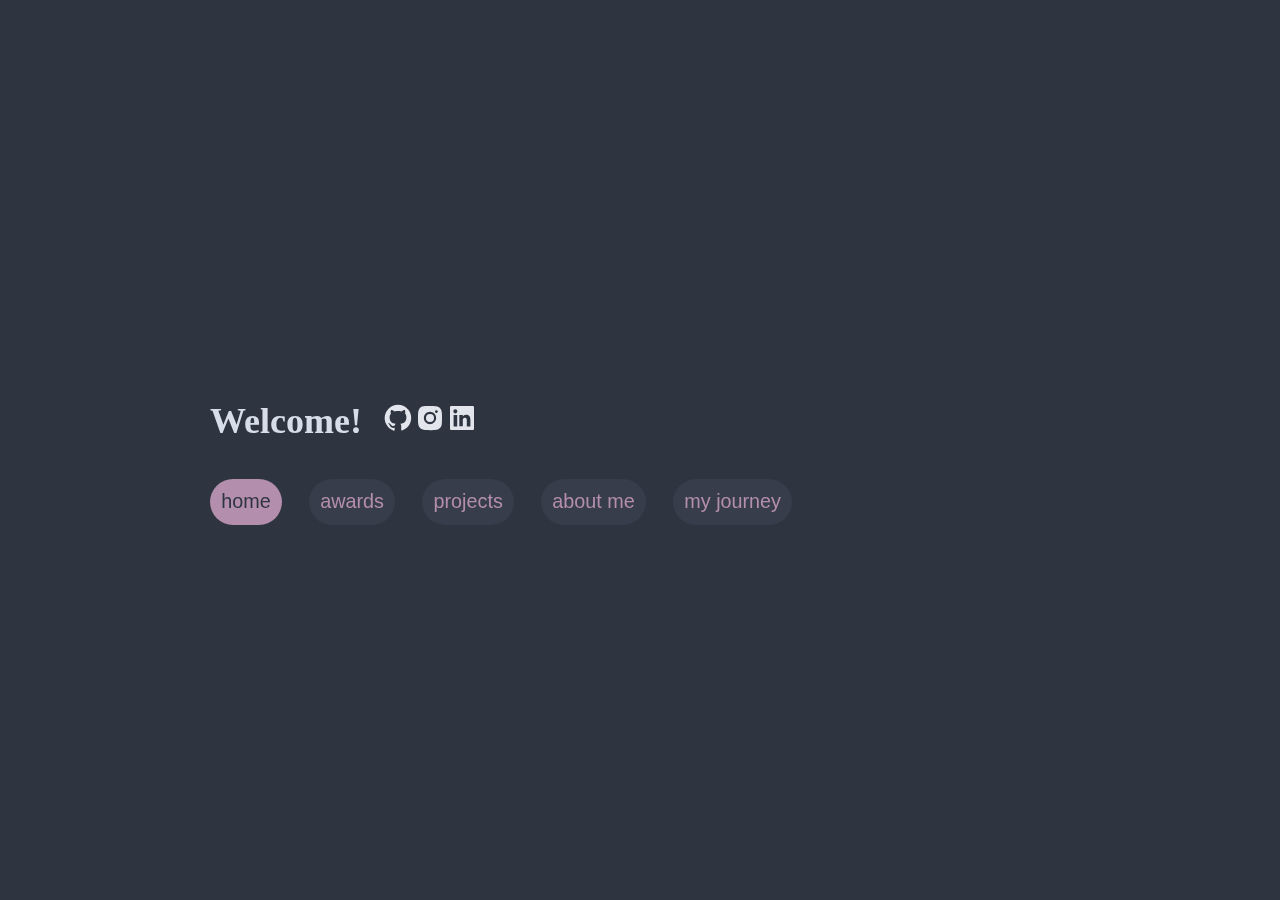
<file: index.html>
<!DOCTYPE html>
<html lang="en">
  <head>
    <meta charset="UTF-8">
    <meta name="viewport" content="width=device-width, intitial-scale=1.0">
    <meta http-equiv="X-UA-Compatible">
    <script src="https://identity.netlify.com/v1/netlify-identity-widget.js"></script>
    <title>Home</title>
    <link rel="stylesheet" type="text/css" href="css/main.css">
  </head>

  <body>
    <div class="main-wrapper">
      <div class="parallax-wrapper-back">
        <div class="full darker"></div>
      </div>
      
      <div class="parallax-wrapper-front">
        <div class="full"></div>
        <div id="about" class="full dark">
          <div class="content">
            <h1>About me</h1>
            <h3>My personality</h3>
            <p>
              I am friendly, thoughtful and pensive. I enjoy spending time alone, be it exercising, coding or doing homework.
              I enjoy solving logical problems and can spend a lot of time on them. I am someone who has a positive outlook on life.
            </p>
            <h3>My skills</h3>
            <ul>
              <li>HTML & CSS</li>
              <li>Python</li>
              <li>NodeJS</li>
              <li>Mathematics</li>
            </ul>
            <h3>My hobbies</h3>
            <ul>
              <li>Coding</li>
              <li>Exercising</li>
              <li>Photography</li>
            </ul>
          </div>
        </div>
        <!-- <div class="ten dark"></div> -->
      </div>

      <div class="content-wrapper">
        <div class="full content">
          <div class="title">
            <h1>Welcome!</h1>
            <a href="https://github.com/xa1303?tab=repositories" target="_blank"><img src="icons/github.svg" alt="github"></a>
            <a href="https://instagram.com/xa1303" target="_blank"><img src="icons/ig.svg" alt="instagram"></a>
            <a href="https://www.linkedin.com/in/xave" target="_blank"><img src="icons/linkedin.svg" alt="linkedin"></a>
          </div>
          <div class="link">
            <button class="here"><a href="index">home</a></button>
            <button><a href="awards">awards</a></button>
            <button><a href="projects">projects</a></button>
            <button><a href="index#about">about me</a></button>
            <button><a href="journey">my journey</a></button>
          </div>
        </div>
      </div>

    </div>
    <script>
      if (window.netlifyIdentity) {
        window.netlifyIdentity.on("init", user => {
          if (!user) {
            window.netlifyIdentity.on("login", () => {
              document.location.href = "/admin/";
            });
          }
        });
      }
    </script>
  </body>
</html>
</file>
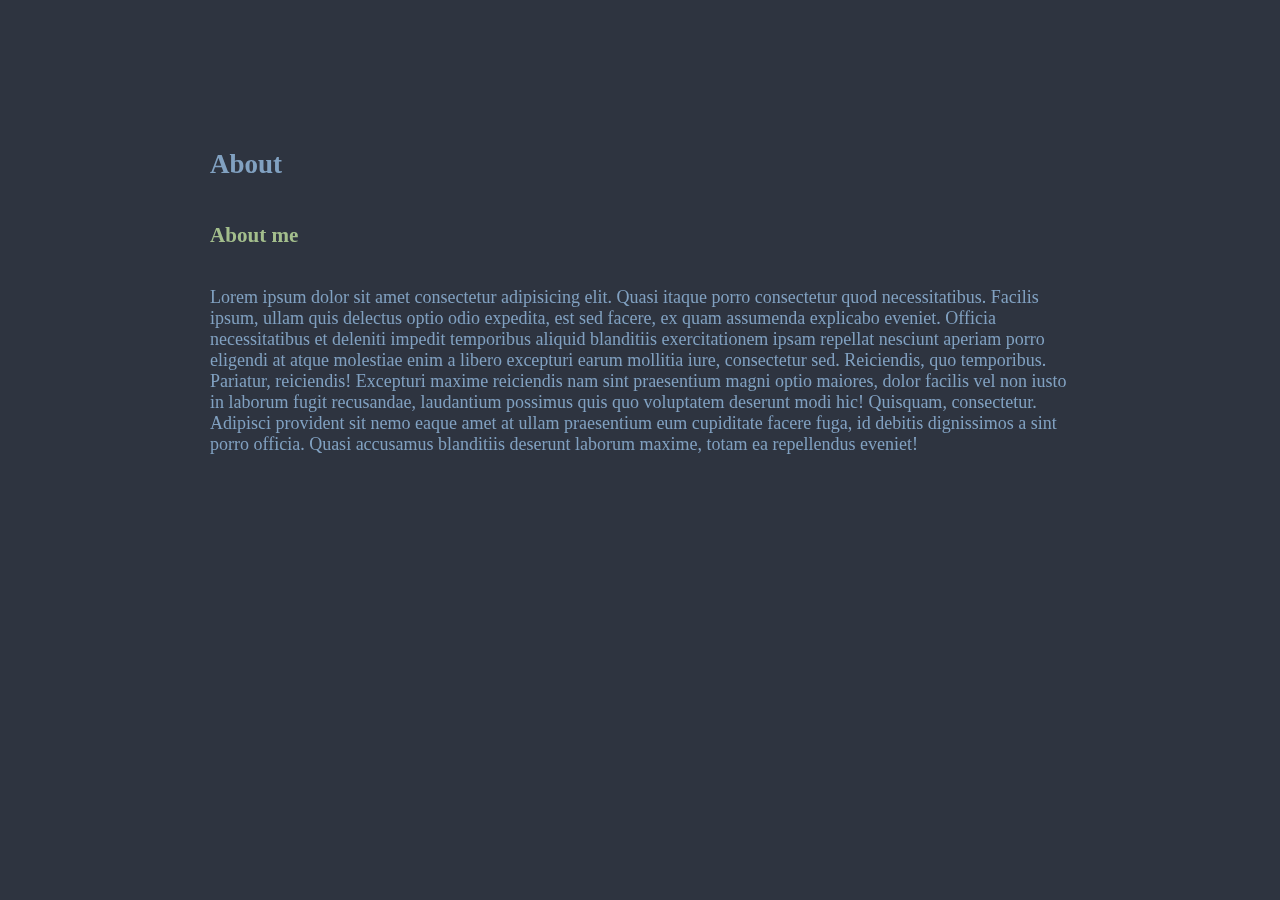
<file: about.html>
<!DOCTYPE html>
<html lang="en">
  <head>
    <meta charset="UTF-8">
    <meta name="viewport" content="width=device-width, intitial-scale=1.0">
    <meta http-equiv="X-UA-Compatible">
    <title>About</title>
    <link rel="stylesheet" type="text/css" href="css/main.css">
  </head>

  <body>
    <div class="main-wrapper">
      <div class="parallax-wrapper-back">
        <div class="full darker">
          <div class="content">
            <h2>About</h2>
            <h3>About me</h3>
            <p>
              Lorem ipsum dolor sit amet consectetur adipisicing elit. Quasi itaque porro consectetur quod necessitatibus. Facilis ipsum, ullam quis delectus optio odio expedita, est sed facere, ex quam assumenda explicabo eveniet.
              Officia necessitatibus et deleniti impedit temporibus aliquid blanditiis exercitationem ipsam repellat nesciunt aperiam porro eligendi at atque molestiae enim a libero excepturi earum mollitia iure, consectetur sed. Reiciendis, quo temporibus.
              Pariatur, reiciendis! Excepturi maxime reiciendis nam sint praesentium magni optio maiores, dolor facilis vel non iusto in laborum fugit recusandae, laudantium possimus quis quo voluptatem deserunt modi hic! Quisquam, consectetur.
              Adipisci provident sit nemo eaque amet at ullam praesentium eum cupiditate facere fuga, id debitis dignissimos a sint porro officia. Quasi accusamus blanditiis deserunt laborum maxime, totam ea repellendus eveniet!
            </p>
          </div>
        </div>
        <div class="full dark">
          <div class="content">
            <h2>About</h2>
            <h3>About me</h3>
            <p>
              Lorem ipsum dolor sit amet consectetur adipisicing elit. Quasi itaque porro consectetur quod necessitatibus. Facilis ipsum, ullam quis delectus optio odio expedita, est sed facere, ex quam assumenda explicabo eveniet.
              Officia necessitatibus et deleniti impedit temporibus aliquid blanditiis exercitationem ipsam repellat nesciunt aperiam porro eligendi at atque molestiae enim a libero excepturi earum mollitia iure, consectetur sed. Reiciendis, quo temporibus.
              Pariatur, reiciendis! Excepturi maxime reiciendis nam sint praesentium magni optio maiores, dolor facilis vel non iusto in laborum fugit recusandae, laudantium possimus quis quo voluptatem deserunt modi hic! Quisquam, consectetur.
              Adipisci provident sit nemo eaque amet at ullam praesentium eum cupiditate facere fuga, id debitis dignissimos a sint porro officia. Quasi accusamus blanditiis deserunt laborum maxime, totam ea repellendus eveniet!
            </p>
          </div>
        </div>
        <div class="full darker"></div>
      </div>
        
      <div class="parallax-wrapper-front">
        <div class="full"></div>
        <div class="half dark"></div>
        <div class="full"></div>
        <div class="half darker"></div>
        <div class="full"></div>
      </div>
        
      <div class="content-wrapper">
        <div class="full"></div>

        <div class="full"></div>

        <div class="full">
          <div class="content">
            <h2>Explore the page</h2>
            <ul>
              <li><a href="portfolio">portfolio</a></li>
              <li><a href="about">about</a></li>
              <li><a href="index">home</a></li>
            </ul>
          </div>
        </div>
      
      </div>
    </div>
  </body>
</html>
</file>
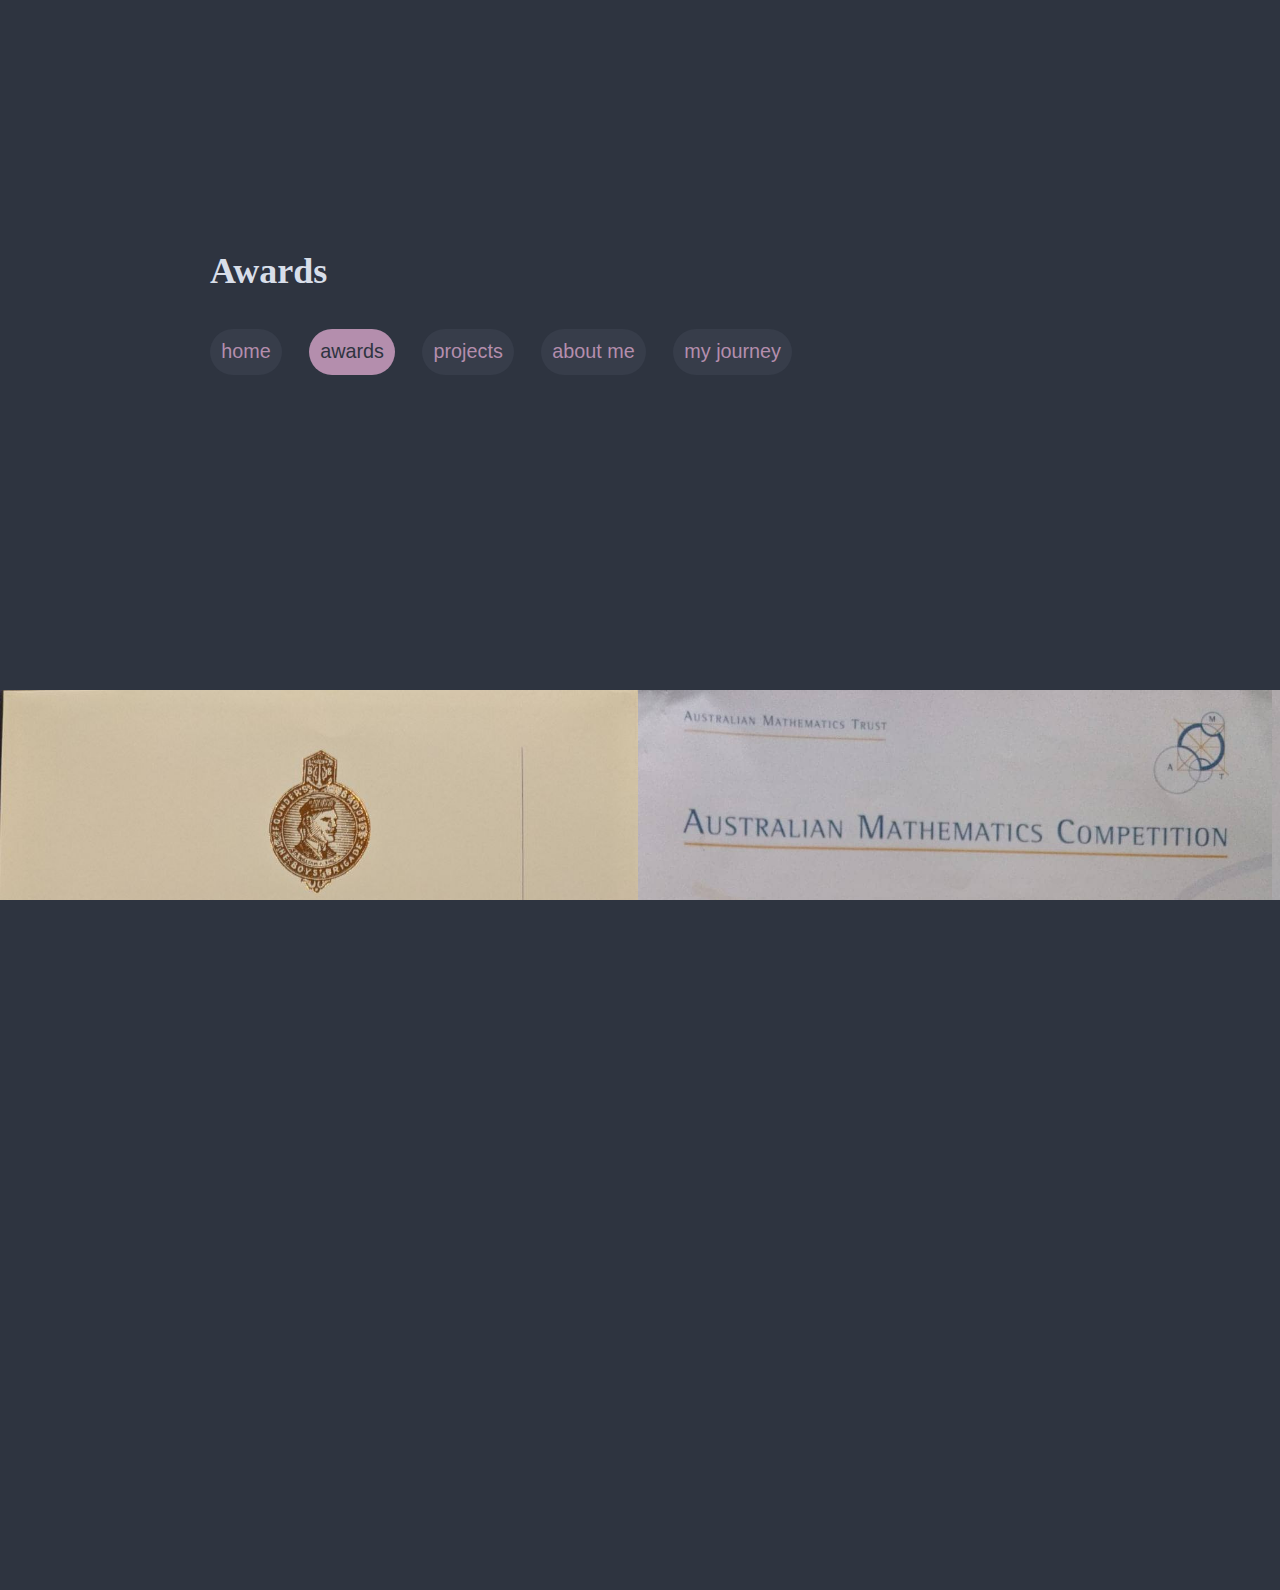
<file: awards.html>
<!DOCTYPE html>
<html lang="en">
  <head>
    <meta charset="UTF-8">
    <meta name="viewport" content="width=device-width, intitial-scale=1.0">
    <meta http-equiv="X-UA-Compatible">
    <title>awards</title>
    <link rel="stylesheet" type="text/css" href="css/main.css">
  </head>

  <body>
    <div class="content darker">
      <h1>Awards</h1>
      <div class="link">
        <button><a href="index">home</a></button>
        <button class="here"><a href="awards">awards</a></button>
        <button><a href="projects">projects</a></button>
        <button><a href="index#about">about me</a></button>
        <button><a href="journey">my journey</a></button>
      </div>
    </div>
    <div class="ten"></div>
    <div class="awards">
      <img src="awards/founders.jpg" alt="" >
      <img src="awards/amc16.jpg" alt="" >
      <img src="awards/amc17.jpg" alt="" >
      <img src="awards/ed12.jpg" alt="" >
      <img src="awards/ed13.jpg" alt="" >
      <img src="awards/ed15-1.jpg" alt="" >
      <img src="awards/ed15-2.jpg" alt="" >
      <img src="awards/ed16.jpg" alt="" >
      <img src="awards/ed18.jpg" alt="" >
      <img src="awards/ed19-1.jpg" alt="" >
      <img src="awards/ed19-2.jpg" alt="" >
      <img src="awards/ycep.jpg" alt="" >
      <img src="awards/nyp1.jpg" alt="" >
      <img src="awards/nyp2.jpg" alt="" >
      <img src="awards/ye16.jpg" alt="" >
      <img src="awards/ye17.jpg" alt="" >
      <img src="awards/ldc.jpg" alt="" >
      <img src="awards/ks1.jpg" alt="" >
      <img src="awards/sw.jpg" alt="" >
      <img src="awards/se.jpg" alt="" >
      <img src="awards/fc.jpg" alt="" >
      <img src="awards/xy.jpg" alt="" >
    </div>
  </body>
</html>
</file>
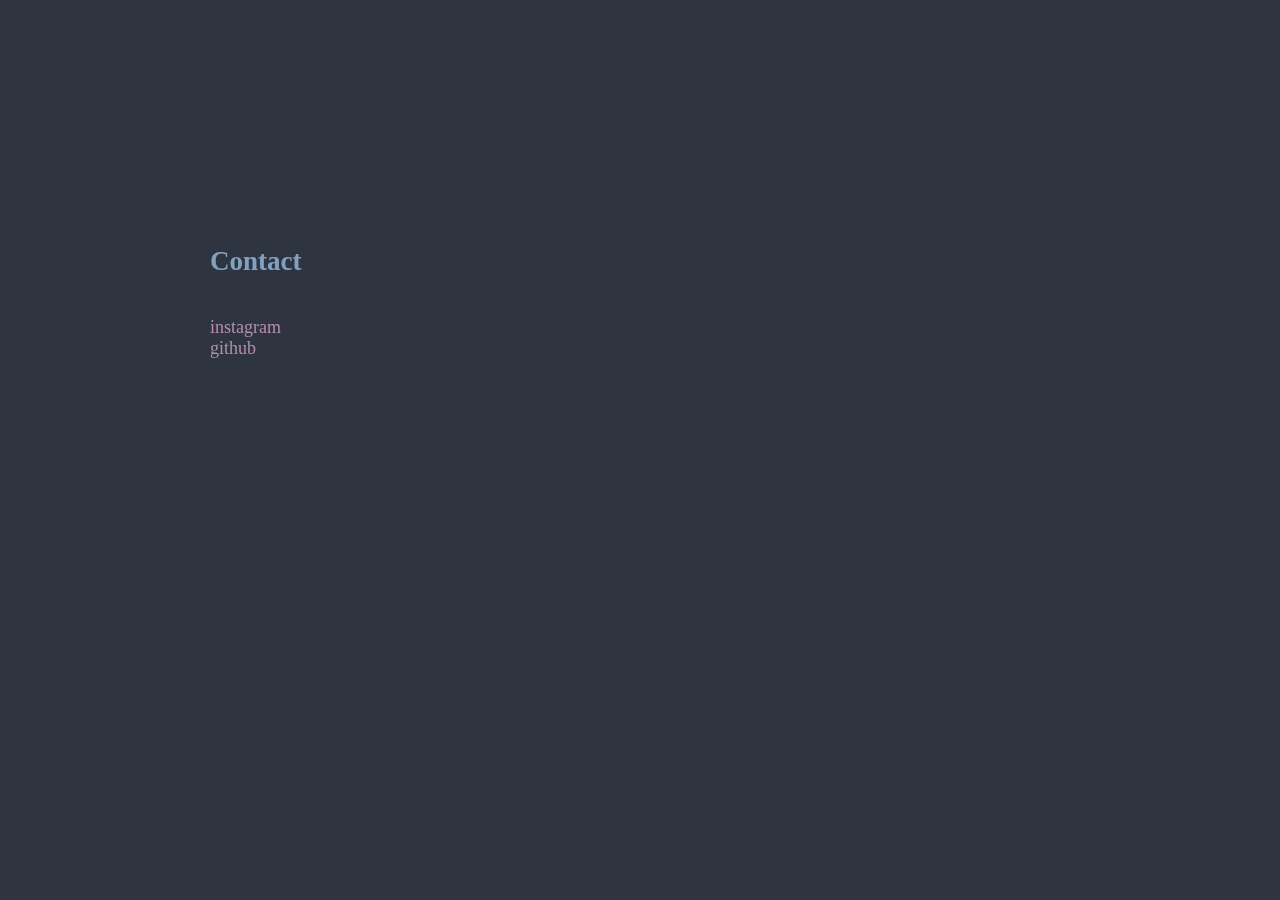
<file: contact.html>
<!DOCTYPE html>
<html lang="en">
  <head>
    <meta charset="UTF-8">
    <meta name="viewport" content="width=device-width, intitial-scale=1.0">
    <meta http-equiv="X-UA-Compatible">
    <title>ragbag.</title>
    <link rel="stylesheet" type="text/css" href="css/main.css">
  </head>

  <body>
    <div class="main-wrapper">
      <div class="parallax-wrapper-back">
        <div class="full darker"></div>
        <div class="full dark"></div>
      </div>
        
      <div class="parallax-wrapper-front">
        <div class="full"></div>
        <div class="half dark"></div>
        <div class="full"></div>
      </div>
        
      <div class="content-wrapper">
        <div class="full">
          <div class="content">
            <h2>Contact</h2>
            <ul>
              <li class="slide-slow"><a href="https://instagram.com/xa1303" target="_blank">instagram</a></li>
              <li class="slide-slower"><a href="https://github.com/xa1303" target="_blank">github</a></li>
            </ul>
          </div>
        </div>

        <div class="full">
          <div class="content">
            <h2>Explore the page</h2>
            <ul>
              <li><a href="portfolio">portfolio</a></li>
              <li><a href="about">about</a></li>
              <li><a href="index">home</a></li>
            </ul>
          </div>
        </div>
      
      </div>
    </div>
  </body>
</html>
</file>
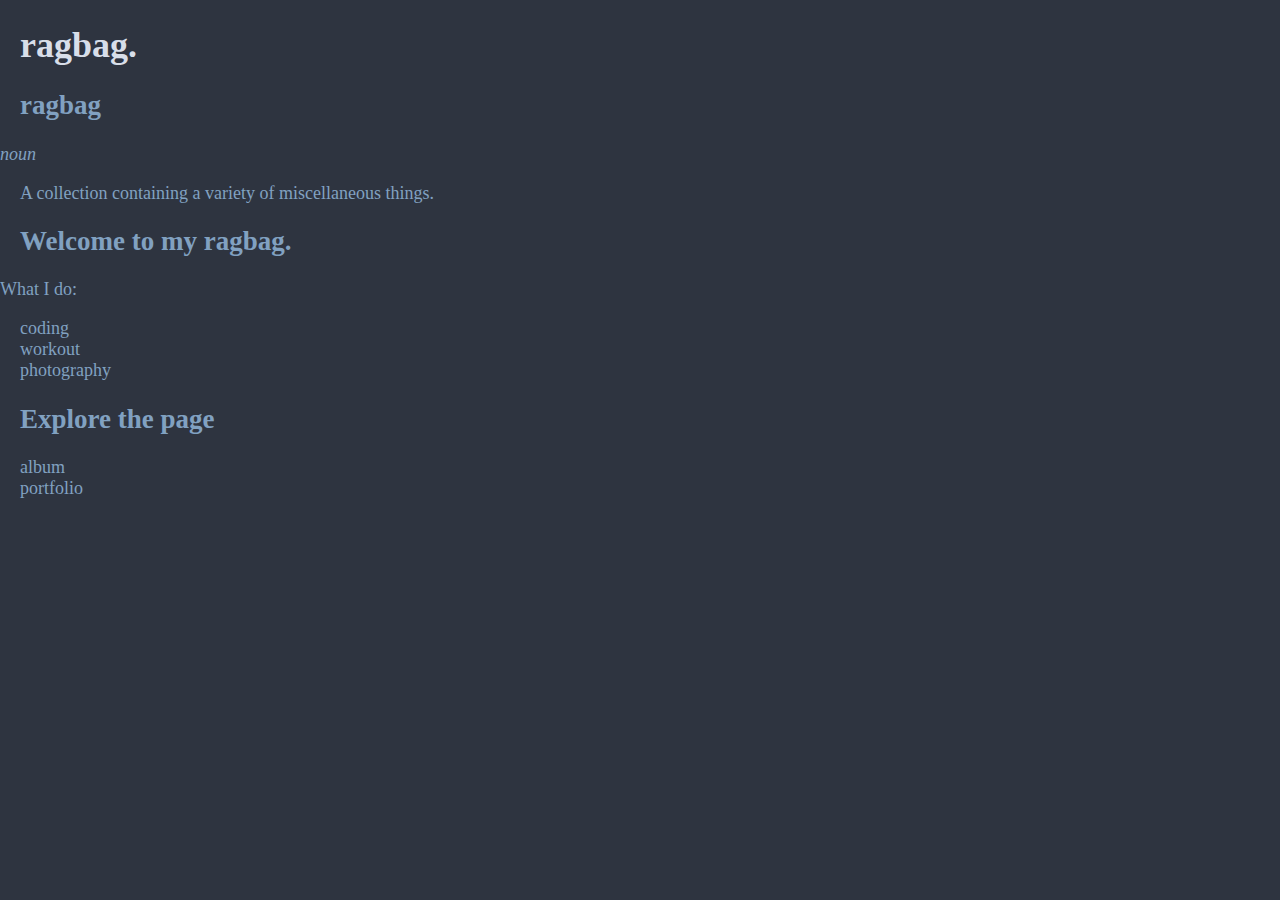
<file: home.html>
<!DOCTYPE html>
<html lang="en">
  <head>
    <meta charset="UTF-8">
    <meta name="viewport" content="width=device-width, intitial-scale=1.0">
    <meta http-equiv="X-UA-Compatible">
    <title>ragbag.</title>
    <link rel="stylesheet" href="css/main.css">
    <link rel="stylesheet" href="https://fonts.googleapis.com/css?family=Montserrat&display=swap">
  </head>

  <body>
    <header>
      <h1>ragbag.</h1>
      <nav></nav>
    </header>

    <div class="part">
      <h2 class="slide-h2"><strong>ragbag</strong></h2><i class="slide-i">noun</i><br />
      <p class="slide-p">A collection containing a variety of miscellaneous things.</p>
    </div>

    <div class="part">
      <h2>Welcome to my ragbag.</h2>
      <span>What I do: </span>
      <ul>
        <li>coding</li>
        <li>workout</li>
        <li>photography</li>
      </ul>
    </div>

    <div class="part">
      <h2>Explore the page</h2>
      <ul>
        <li>album</li>
        <li>portfolio</li>
        <li></li>
      </ul>
    </div>
  </body>
</html>
</file>
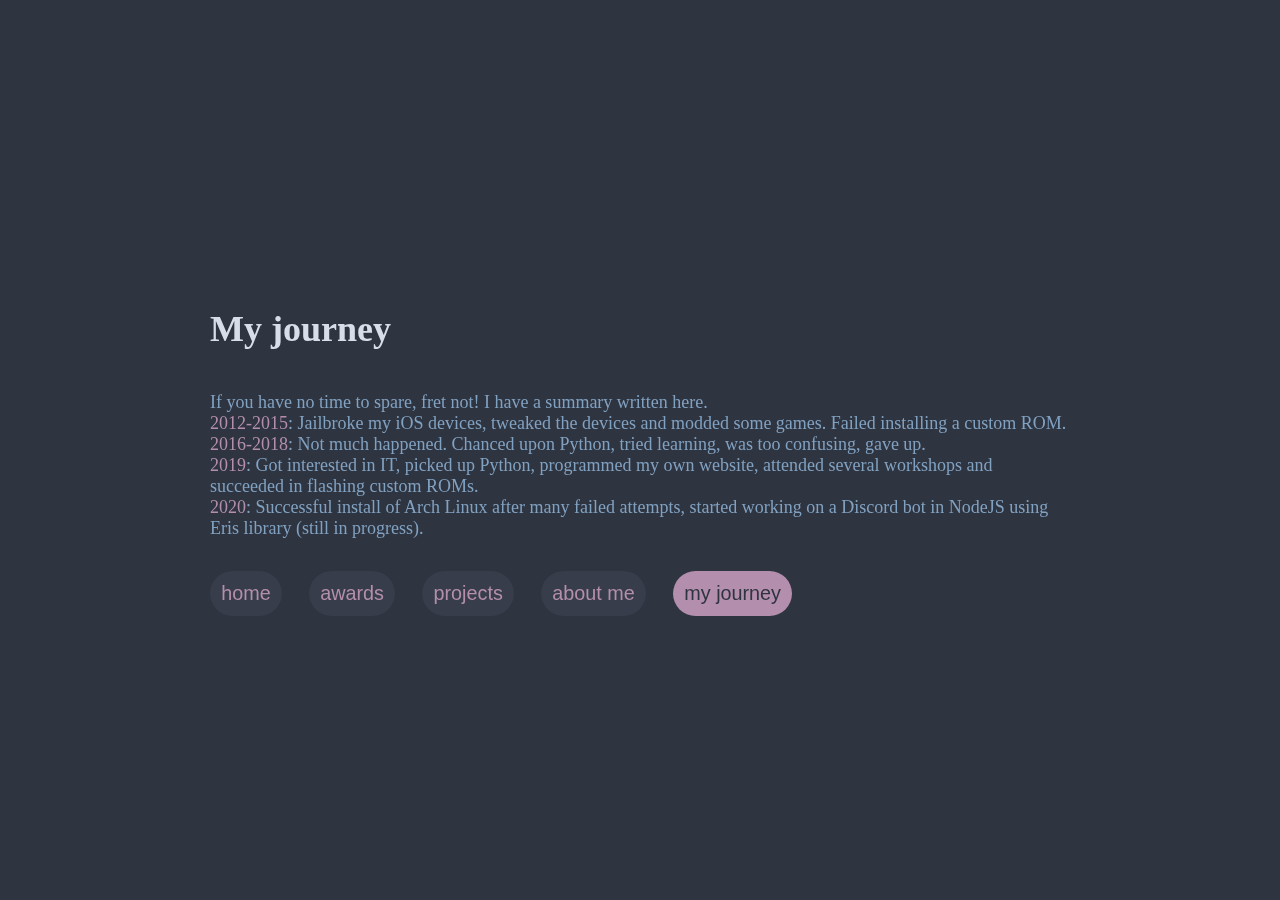
<file: journey.html>
<!DOCTYPE html>
<html lang="en">
  <head>
    <meta charset="UTF-8">
    <meta name="viewport" content="width=device-width, intitial-scale=1.0">
    <meta http-equiv="X-UA-Compatible">
    <title>My journey</title>
    <link rel="stylesheet" type="text/css" href="css/main.css">
  </head>

  <body class="dark">
    <div class="main-wrapper">
      <div class="parallax-wrapper-back">
        <div class="full darker"></div>
        <div class="ten dark"></div>
        <div class="full dark"></div>
        <div class="full"></div>  
        <div class="full"></div>
      </div>
      
      <div class="parallax-wrapper-front">
        <div class="full"></div>
        <div class="ten"></div>
        <div class="ten"></div>
        <div class="ten"></div>
        <div class="full dark">
          <div class="content">
            <h3>Primary School</h3>
            <h5>2012-2015<br /><span class="smol">early days</span></h5>
            <p>
              In primary school, I used to play games on my iPad, which had long waiting times for items, and it was boring to wait. 
              I browsed the internet for ways to overcome this problem and found out about Jailbreaking. 
              At the time, I did not understand much but following tutorials got the job done. I found joy in "hacking"
              the games as I could get all the in-game items I wanted. I also modded some games with the help of online tutorials. I
              published a YouTube video on how to do it as well, and garnered over 70,000 views on that single video.
              Around 2012-2013, iPhones were still running iOS 6 and the user
              interface was getting old. iOS 7 was to come out with a new flat theme, which modernized the design. I could not wait as the
              design was so appealing. Hence, I searched for ways to change the theme and got the flat design before everyone else and it made 
              me proud. In 2013, I tried installing a custom ROM on an unused Samsung Galaxy S3. I followed tutorials but
              forgot to flash GApps, which resulted in the phone being unusable. I could have fixed the problem if I had a laptop and knew how to
              use ADB, but I didn't. A few years later, in 2019, I started flashing custom ROMs again, with more knowledge and a laptop.
              This was about all I did in primary school that was related to IT.
            </p>
            <h3>Secondary School</h3>
            <h5>2016-2018<br /><span class="smol">introduction to coding</span></h5>
              <p>
                In secondary school, I was in the Boys' Brigade and we never did anything related to IT in the CCA. In 2017, I was in my second year and
                our school had a learning programme where we were taught to program an Arduino Uno to display a message and blink the LED at different 
                intervals. However, I did not learn much as they did not teach us to code and merely told us to copy from the powerpoint slides. 
                At the end of 2018, I came across the Python programming language on YouTube and tried learning it, but was too confused and gave up.
              </p>
            <h5>Jan-May 2019<br /><span class="smol">continued coding</span></h5>
            <p>
              In 2019, my final year of seconday school, our school brought us to Ngee Ann Polytechnic's open house. Many of my classmates were having fun, and I did enjoy
              my time there, but I was also seriously looking for courses that I would be interested in (Context: up until this point I was only considering
              JC as I had no clue what course to pursue after graduation). I talked to some lecturers and the IT course caught my interest. A few months later,
              in April, I started picking up where I left off for Python, more determined this time. During this period, I was quite obsessed with coding and
              it was quite evident as I was writing code using pen and paper during lessons, when I had the time. My first "official" program was a basic graphing
              tool for quadratic equations and took me an entire night to make. My father offered to buy me a laptop as he saw my passion for programming which I am grateful
              for as the laptops at home weren't working.
            </p>
            <h5>June 2019<br /><span class="smol">website and workshops</span></h5>
            <p>
              In June I started learning HTML and CSS to build my portfolio website for the EAE. It took me many hours to make and was frustrating at times
              because some of the code just couldn't work! It was up and working, eventually. The website you're on now is the much better version.
            </p>
            <p>
              I attended two workshops hosted by Nanyang Polytechnic
              together with my friend in the second week of June. We learnt to use Android Studio to create an android app with minimal functionality (it had a single button which made
              some noise when clicked) as well as programming a Micro:bit in Python, which was a much better experience than "coding" the Arduino Uno back in 2017.
              It could play music, and I programmed it to play a song (which I sadly didn't record). 
            </p>
            <p>
              I also attended the Youth Cyber Exploration Programme with two other friends at Ngee Ann Polytechnic. During this four-day bootcamp, we were taught Python basics, some types 
              ofen cryption and using hacking tools in Kali Linux. There was a jeopardy-style capture-the-flag which I found fun, even though we didn't understand much. Later, we went for
              a central capture-the-flag where students who attended the same workshop hosted by the different polytechnics were selected to join. It was held at Cisco Systems Singapore. It
              was an enriching experience working with people from other schools whom I've never met before.
            </p>
            <h5>June-Nov 2019<br /><span class="smol">custom ROMs</span></h5>
            <p>
              Around this time, I started trying out custom ROMs on my Motorola Moto Z Play so that I could customise it to my liking and increase its day-to-day battery life. I also learnt
              how to install the Google Camera application, known as the best camera app on Android, but wasn't available on the Play Store for non-Pixel devices. IT made the photographs I took 
              look much better and even had a night mode which the default Moto camera didn't have.
              It was quite fun for me. There were times where I messed up (deleted the system image, which made it unbootable and I had to flash the image from my laptop via ADB) and was
              very stressed, but everything turned out well in the end. I learnt a lot about my phone and tried out many ROMs. My favourites are AOSP (stock android), AOSP Extended (stock +
              many features) and Pixel Experience (Google Pixel firmware basically, with added features). I use a Google Pixel 2XL now since the Moto Z Play broke :( but am not using any 
              custom ROMs since it would break online banking functionality. 
            </p>
            <h5>Apr 2020<br /><span class="smol">Linux, JS and this website</span></h5>
            <p>
              This was a very packed month indeed. I learnt about Linux and Javascript, and created this website from scratch.
            </p>
            <p>
              I tried installing Arch Linux on my laptop alongside Windows 10. I had learnt about Linux in June 2019 during the workshops I attended. I heard about Arch Linux in
              December 2019 but failed countless times trying to install it. I resumed later in April 2020, where I finally succeeded. I learnt a lot about my laptop, including the different partitions,
              how there is a system partition for the user and a boot partition for the boot manager where I installed GRUB2 (a bootloader that can chainload Window's boot manager) on and partitioning my laptop's SSD.
              I also learnt much more about Linux, how 'everything is a file' and basic commandline tools.
              I learnt how to build packages from git repositories on Arch Linux, which is done by using <code>git clone</code> and <code>makepkg</code>. 
              Twice, I accidentally deleted the entire Windows boot directory and had to boot into Windows installation media to fix it.
              It was distressing because I could not boot into Windows at all. 
              I was so used to the linux command line that I am now using Git bash as my default shell in Windows Terminal.
            </p>
            <p>
              I delved into the world of Javascript and used NodeJS to create my very own Discord bot using the Eris library. I learnt about callbacks, promises and async await.
              These tools are used since Javascript is a single-threaded programming language. Since there are many commands which may be added to the Discord bot, I learnt to modularise the project
              by creating a folder for the command files, and exported them using <code>module.exports</code>. The main file would import these files and on the event of a message in the channel, would
              check if it was a valid command. If it was, it would execute the command's function. I created a command, <code>.wotd</code> which grabs the word of the day from <code>dictionary.com</code>
              and sends it to the text channel where the command was used. I learnt a bit about HTTP requests and web-scraping during the process.
            </p>
            <p>
              I decided to recreate my website since the old one did not look very pleasing to me. For comparison, <a class="a" href="https://xaeiou.netlify.app" target="_blank">this</a> is
              the old website. I also wanted to add features like parallax scrolling and a much better theme. I'm using my favourite colour scheme, <a class="a" href="https://www.nordtheme.com/">Nord</a>, which I also use in VS Code.
              It took me many days and countless hours to make, but I am glad with the final result. The hardest part for me was the parallax scrolling. I spent many hours trying to understand the concept and when I got it
              to work, I couldn't click on hyperlinks and learnt that it was because of the Z-index of the different elements.
              <br /><br />
              <span class="smol">This is how I made the parallax scrolling effect:</span><br />
              I have one main wrapper <code>main-wrapper</code>, which contains three other wrappers <code>parallax-wrapper-front</code>, <code>parallax-wrapper-back</code> and <code>content-wrapper</code>.
              <code>parallax-wrapper-front</code> has normal scroll speed while the other two have slower scroll speeds. The three wrappers are stacked on top of each other by applying the <code>position: absolute</code>
              property to each wrapper, setting the <code>top</code>, <code>bottom</code>, <code>left</code> and <code>right</code> values to <code>0</code>. The topmost layer is <code>content-wrapper</code> (so that hyperlinks
              are clickable, since hyperlinks that are in the back aren't clickable). The middle layer is <code>parallax-wrapper-front</code> and the last layer is <code>parallax-wrapper-back</code>. If there are links that I want
              to add, I'll use <code>content-wrapper</code> with an invisible background so that it doesn't disrupt the parallax effect. If you need help visualising, take a look at
              <a class="a" href="https://keithclark.co.uk/articles/pure-css-parallax-websites/demo3/">this</a>. I found it very helpful.
            </p>
          </div>
        </div>
      </div>
        
      <div class="content-wrapper">
        <div class="full content">
          <h1>My journey</h1>
          <p>
            If you have no time to spare, fret not! I have a summary written here.<br />
            <span class="smol">2012-2015</span>: Jailbroke my iOS devices, tweaked the devices and modded some games. Failed installing a custom ROM.<br />
            <span class="smol">2016-2018</span>: Not much happened. Chanced upon Python, tried learning, was too confusing, gave up.<br />
            <span class="smol">2019</span>: Got interested in IT, picked up Python, programmed my own website, attended several workshops and succeeded in flashing custom ROMs.<br />
            <span class="smol">2020</span>: Successful install of Arch Linux after many failed attempts, started working on a Discord bot in NodeJS using Eris library (still in progress).
          </p>
          <div class="link">
            <button><a href="index">home</a></button>
            <button><a href="awards">awards</a></button>
            <button><a href="projects">projects</a></button>
            <button><a href="index#about">about me</a></button>
            <button class="here"><a href="journey">my journey</a></button>
          </div>
        </div>
      </div>
    </div>
  </body>
</html>
</file>
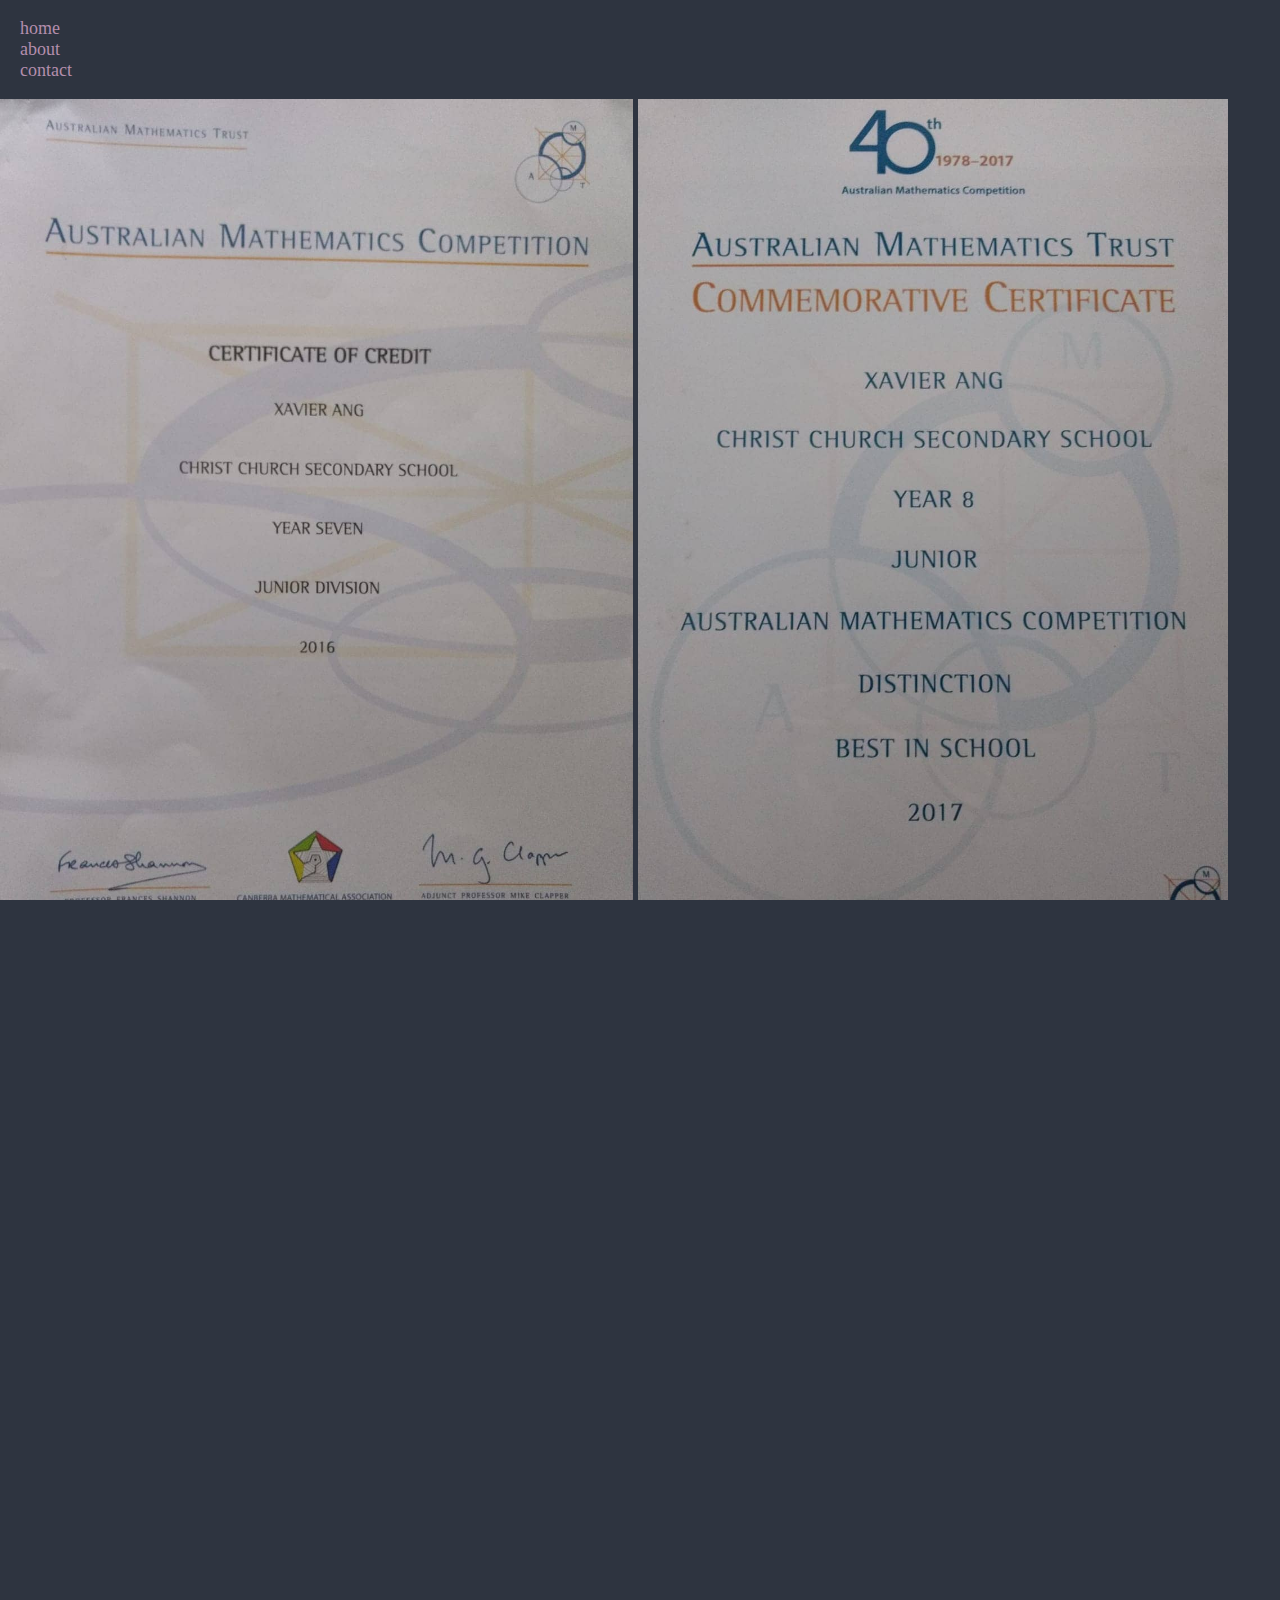
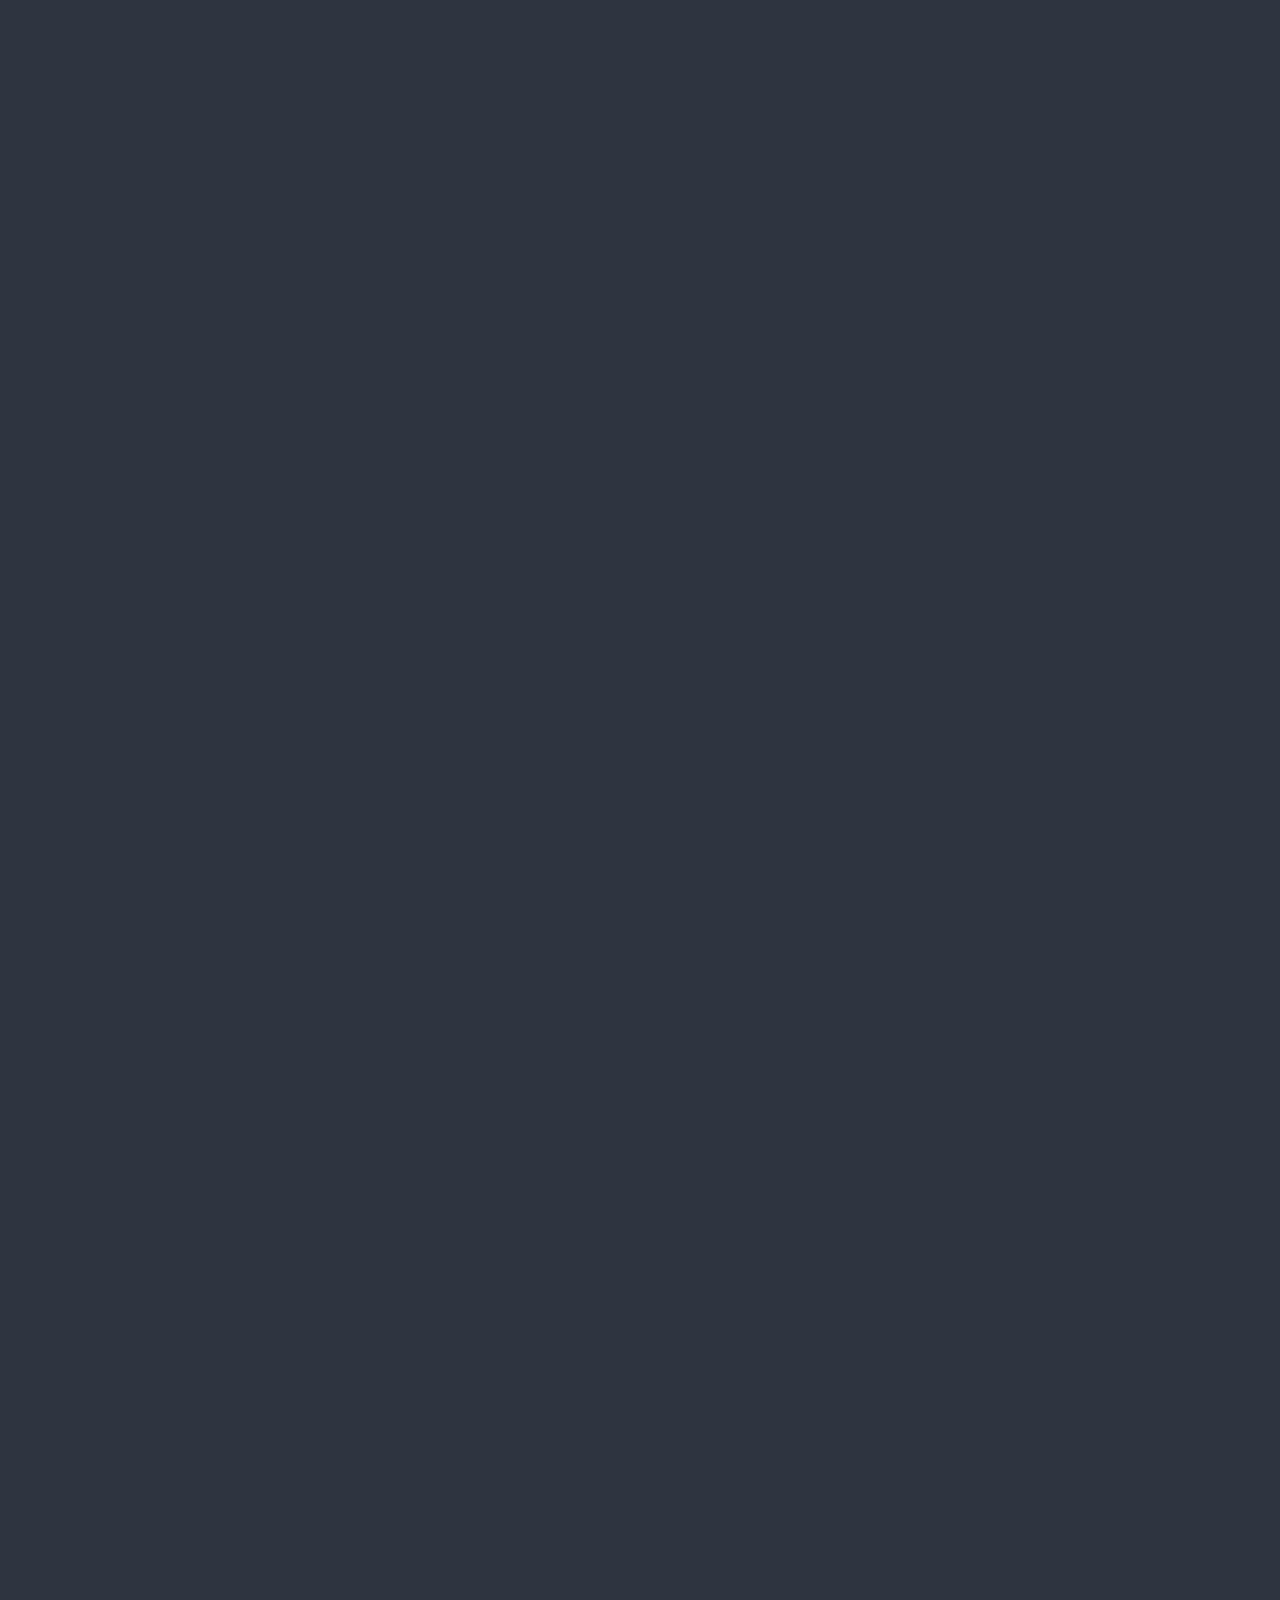
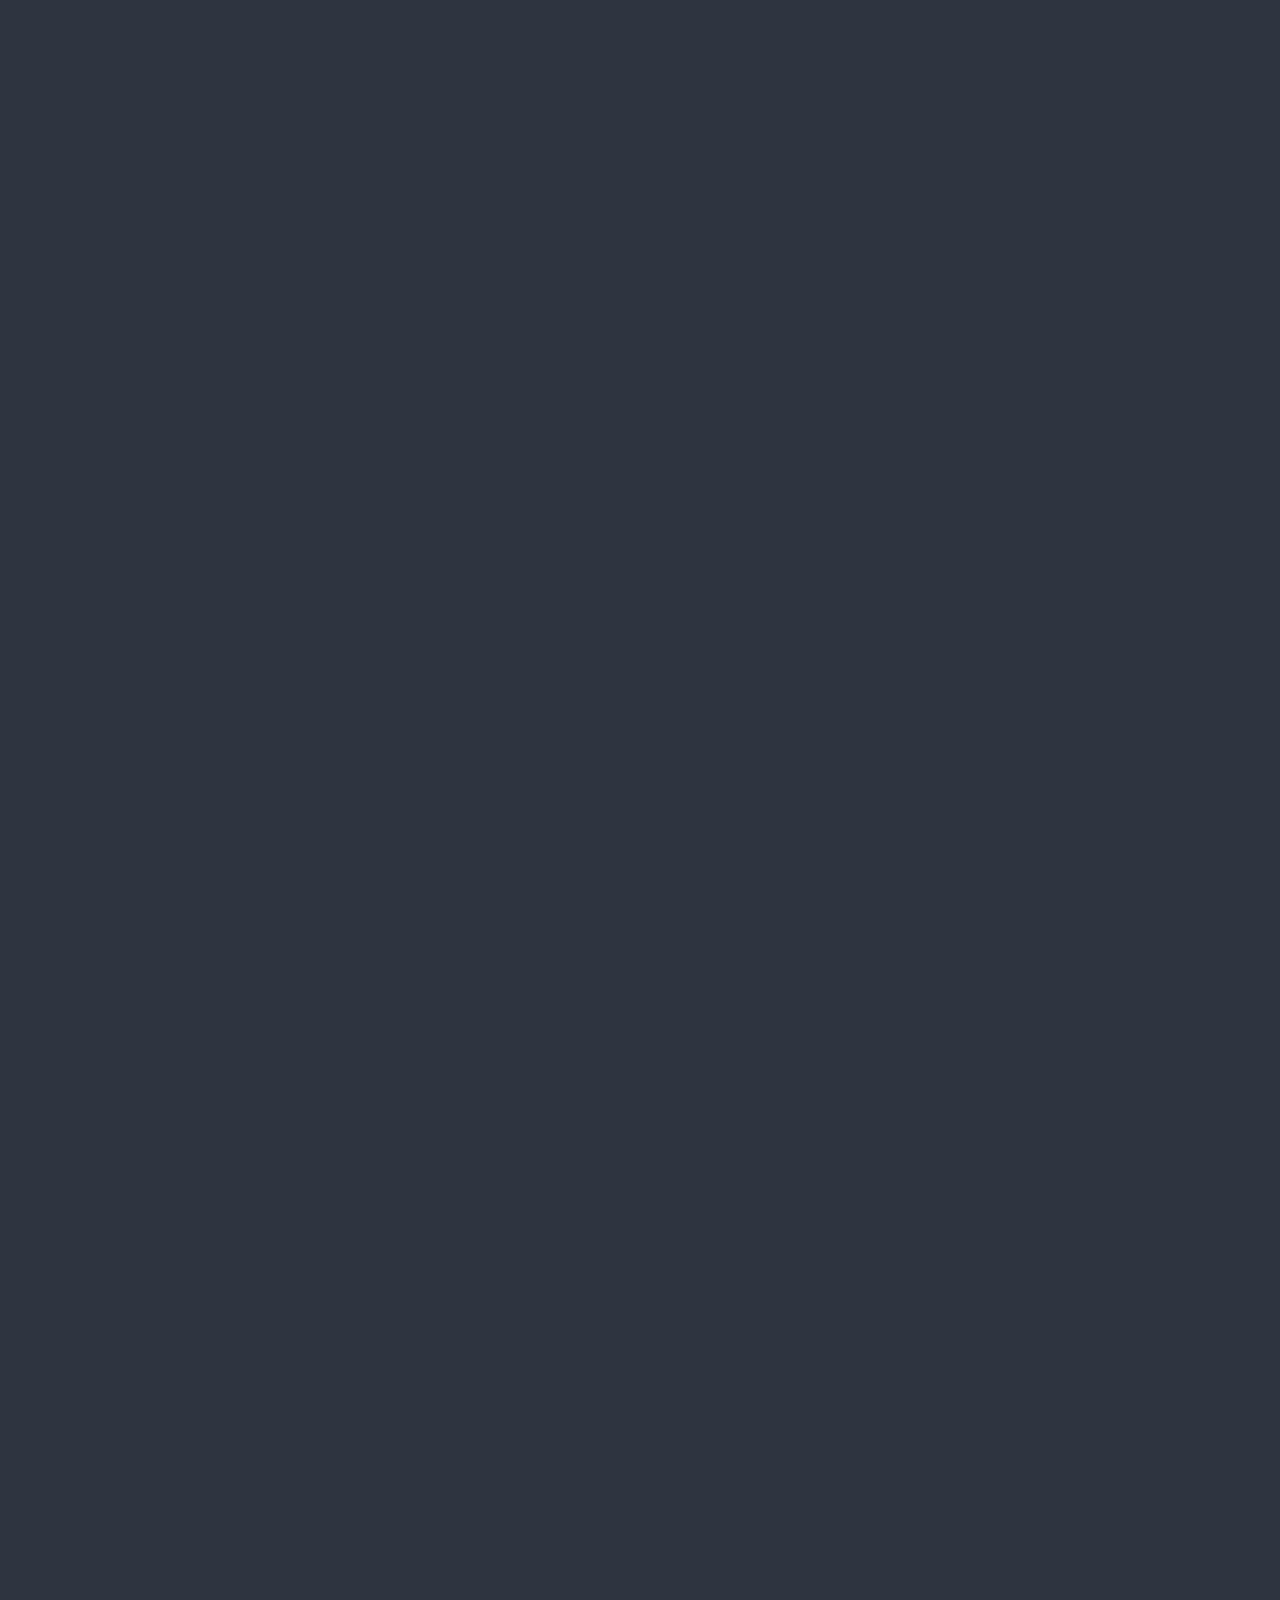
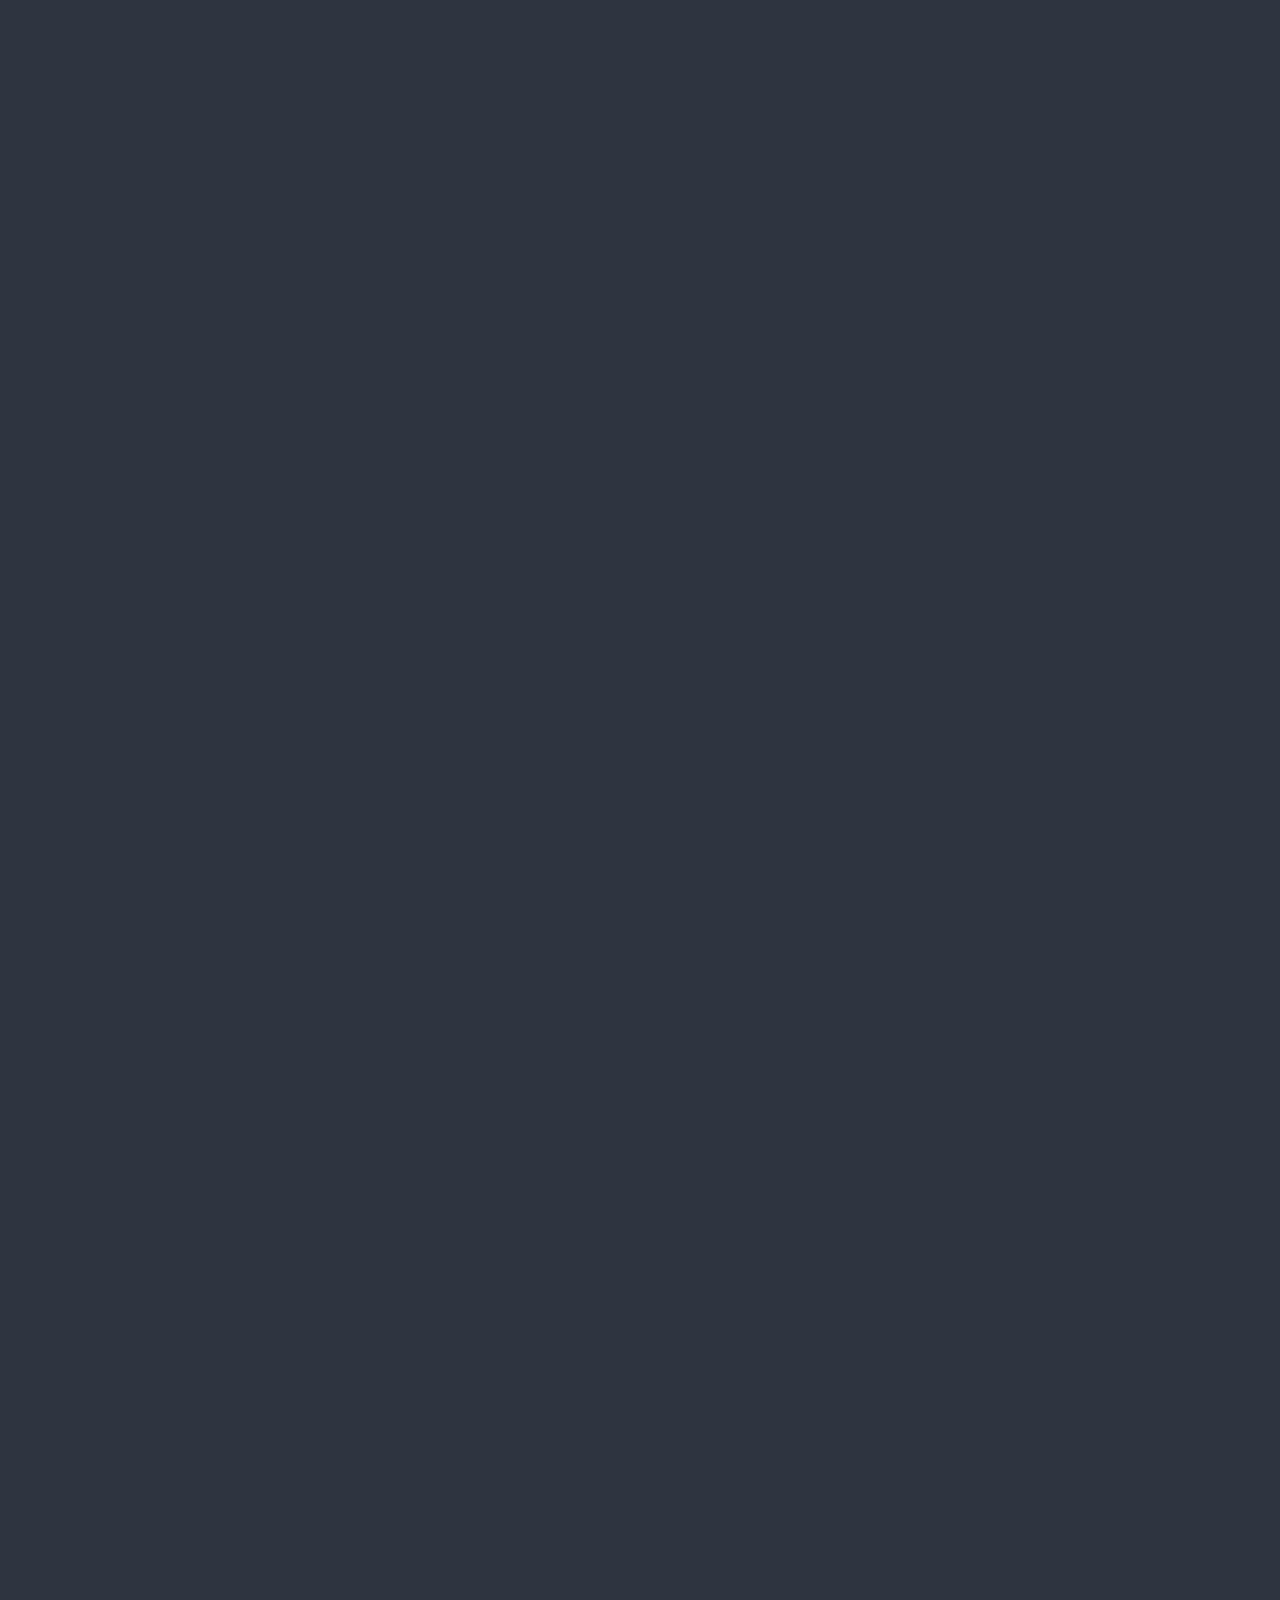
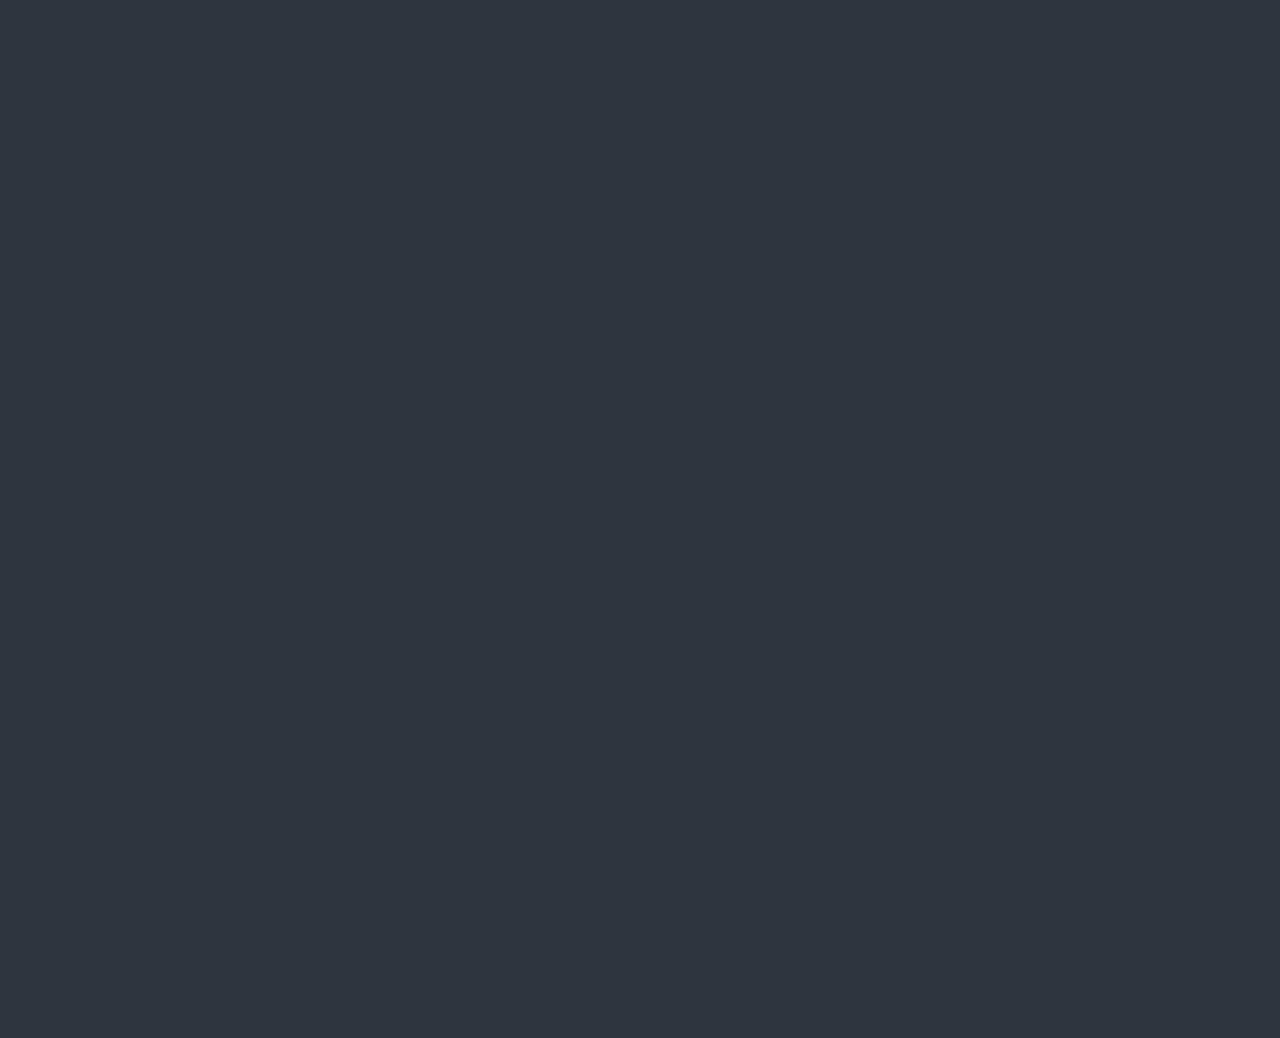
<file: portfolio.html>
<!DOCTYPE html>
<html lang="en">
  <head>
    <meta charset="UTF-8">
    <meta name="viewport" content="width=device-width, intitial-scale=1.0">
    <meta http-equiv="X-UA-Compatible">
    <title>ragbag.</title>
    <link rel="stylesheet" type="text/css" href="css/main.css">
  </head>

  <body>
    <div>
      <ul>
        <li class="slide-slow"><a href="index">home</a></li>
        <li class="slide-slower"><a href="about">about</a></li>
        <li class="slide-slowest"><a href="contact">contact</a></li>
      </ul>
    </div>
    <div class="portfolio">
      <img src="portfolio/amc16.jpg" alt="" >
      <img src="portfolio/amc17.jpg" alt="" >
      <img src="portfolio/ed12.jpg" alt="" >
      <img src="portfolio/ed18.jpg" alt="" >
      <img src="portfolio/ycep.jpg" alt="" >
      <img src="portfolio/nyp1.jpg" alt="" >
      <img src="portfolio/nyp2.jpg" alt="" >
      <img src="portfolio/ye16.jpg" alt="" >
      <img src="portfolio/ye17.jpg" alt="" >
      <img src="portfolio/ldc.jpg" alt="" >
      <img src="portfolio/ks1.jpg" alt="" >
      <img src="portfolio/sw.jpg" alt="" >
      <img src="portfolio/se.jpg" alt="" >
      <img src="portfolio/fc.jpg" alt="" >
      <img src="portfolio/xy.jpg" alt="" >
    </div>

    <ul>
      <li><a href="index">home</a></li>
      <li><a href="about">about</a></li>
      <li><a href="contact">contact</a></li>
    </ul>
  </body>
</html>
</file>
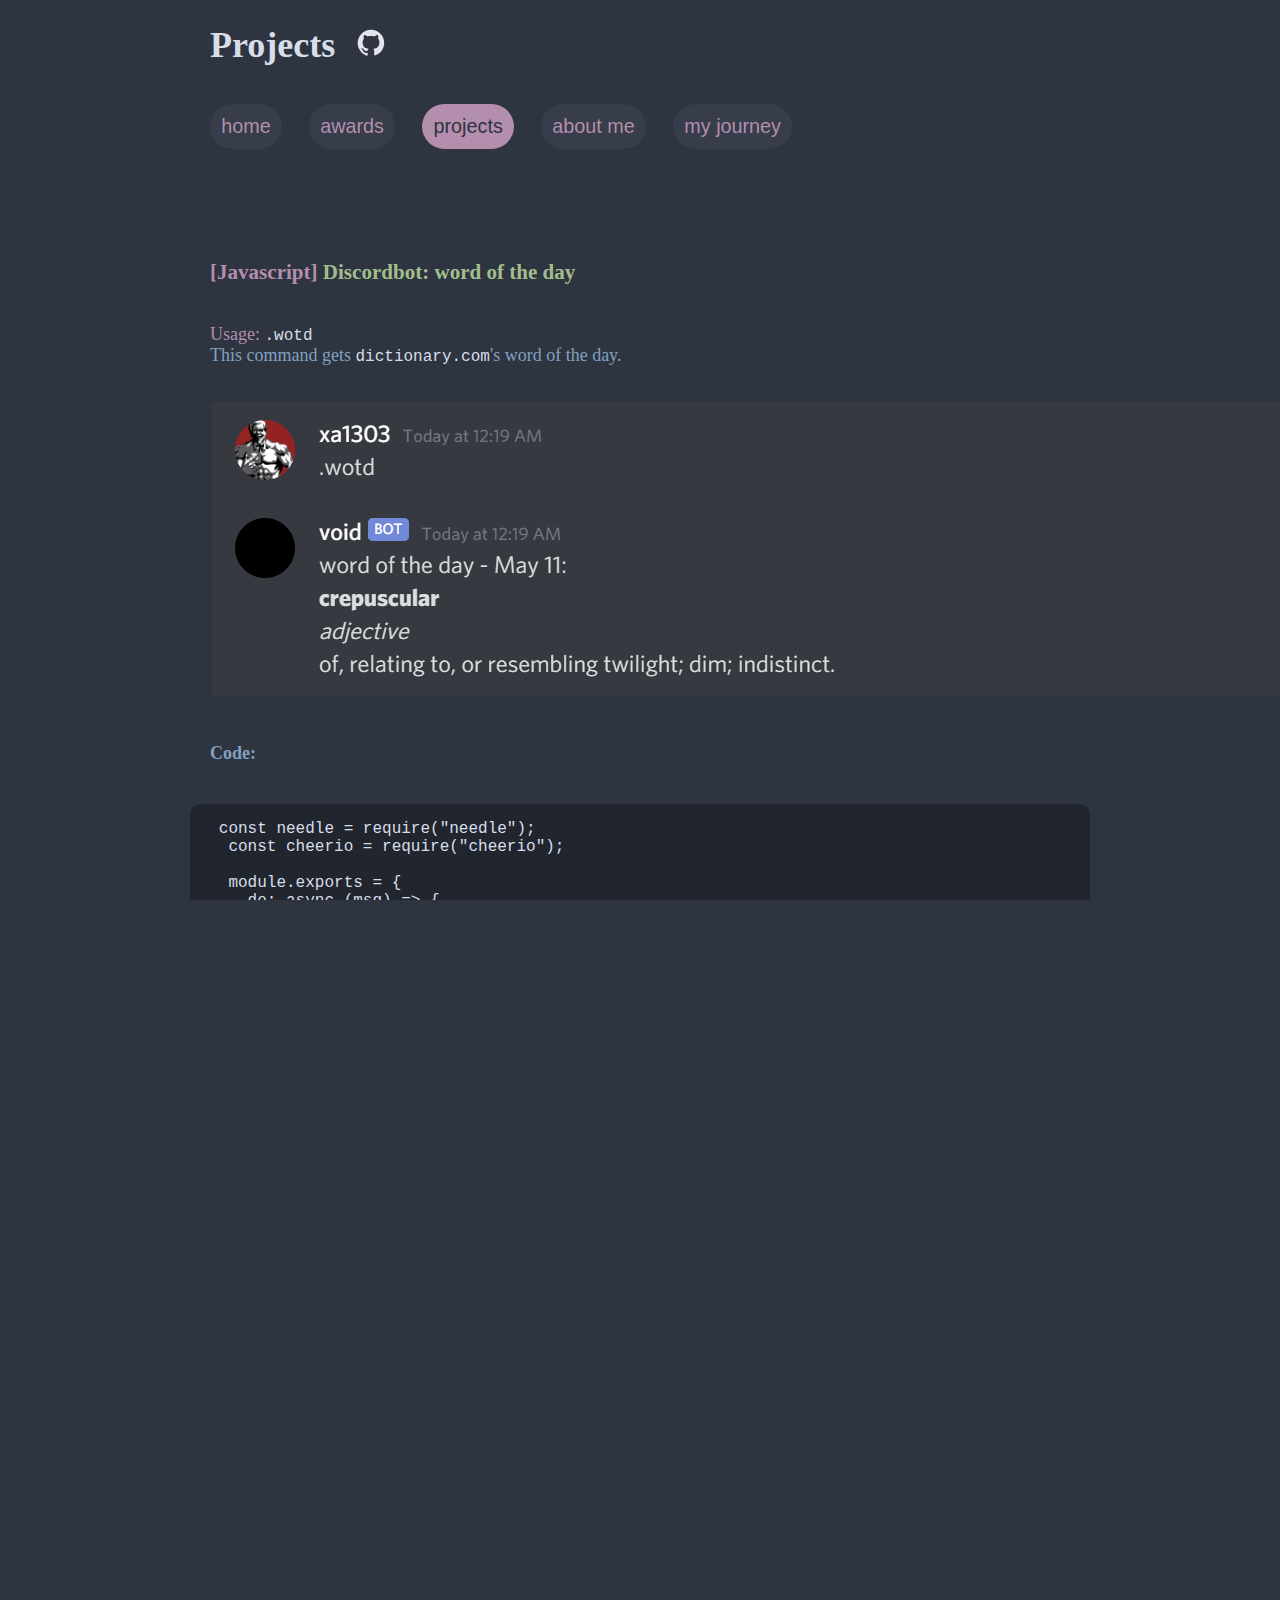
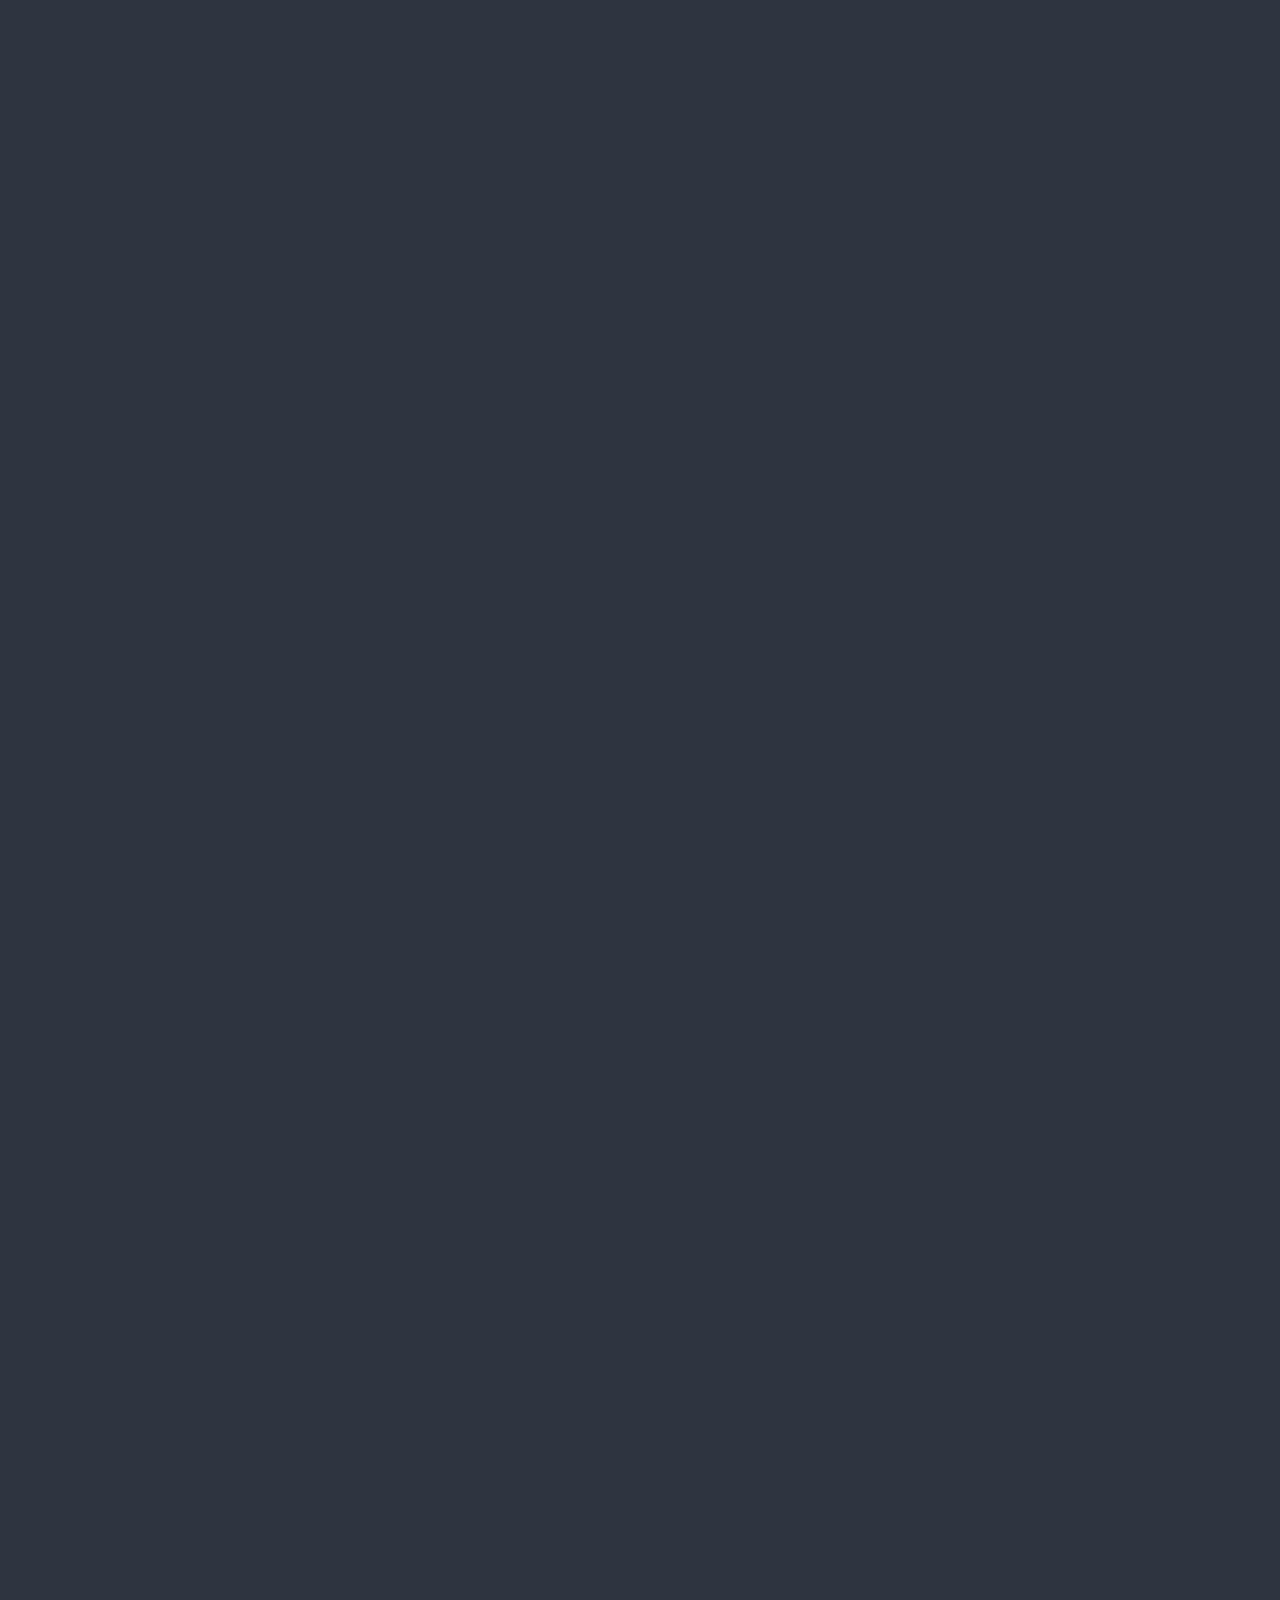
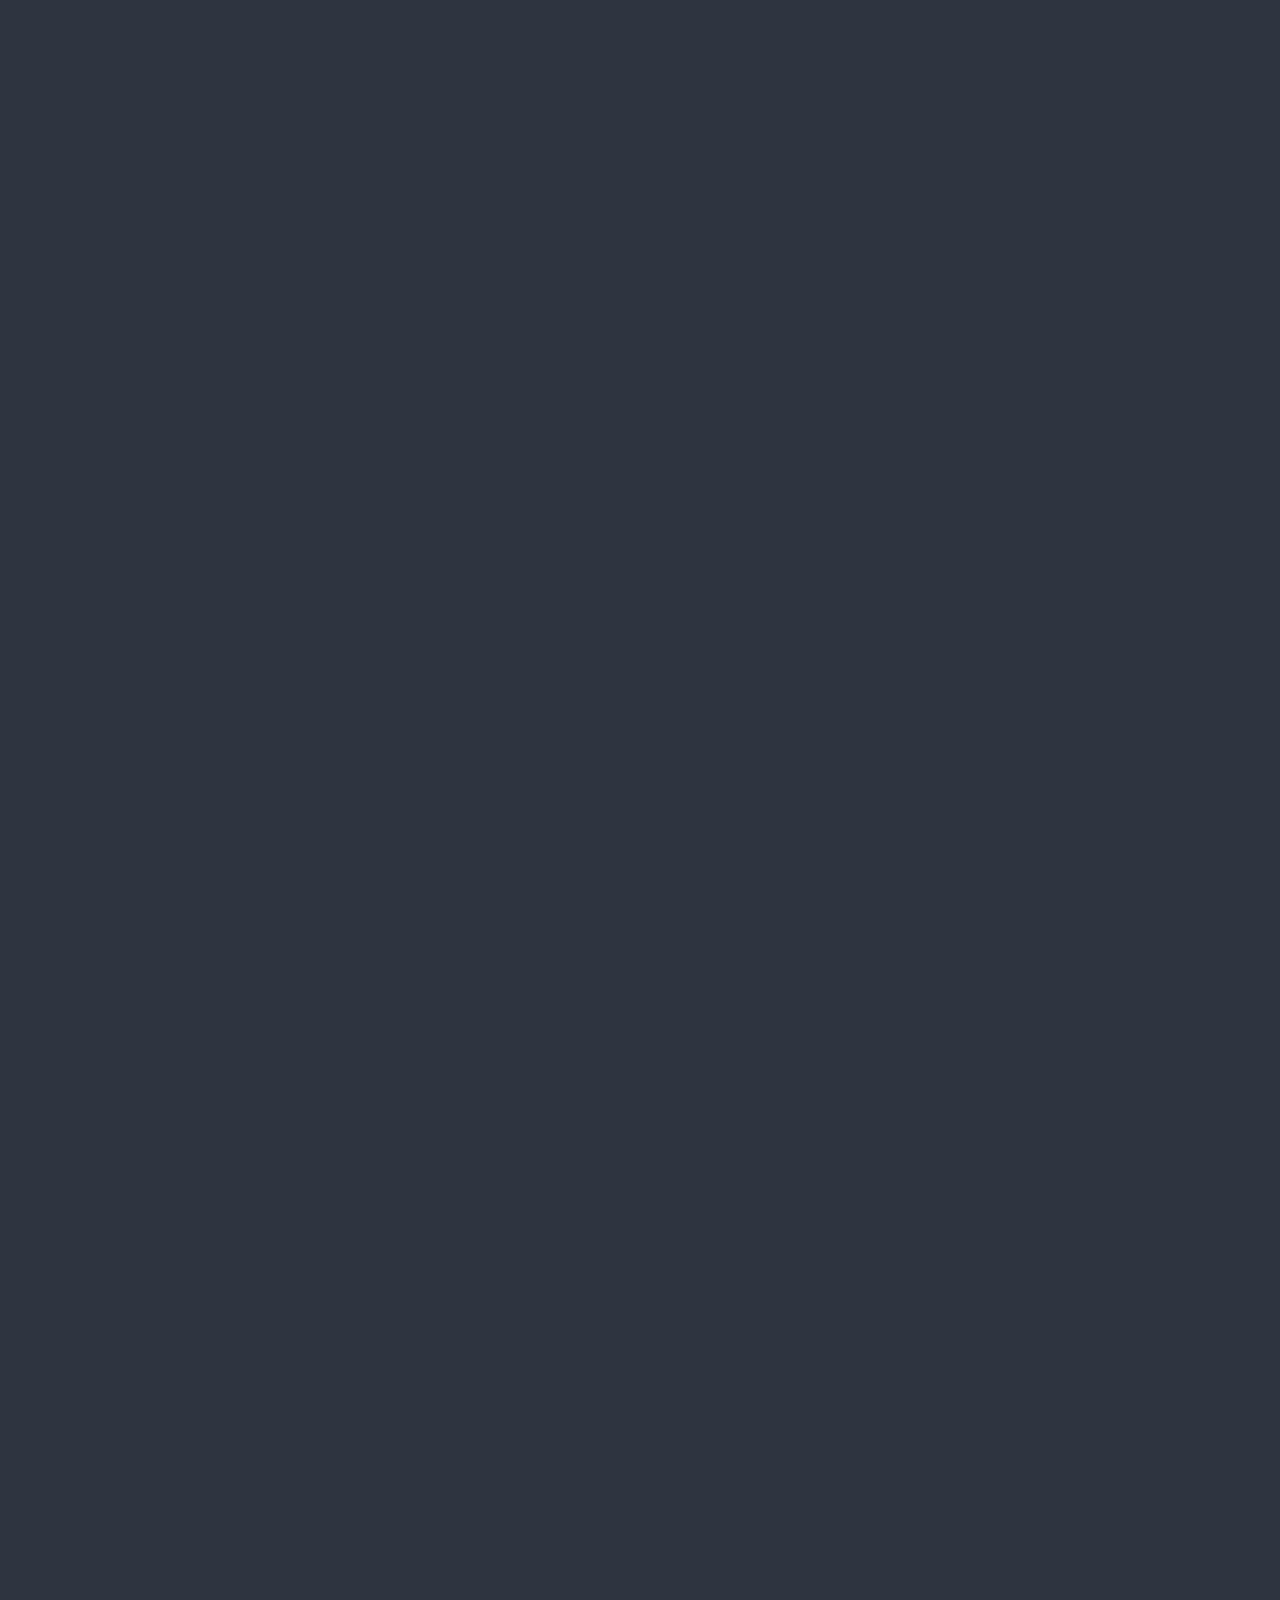
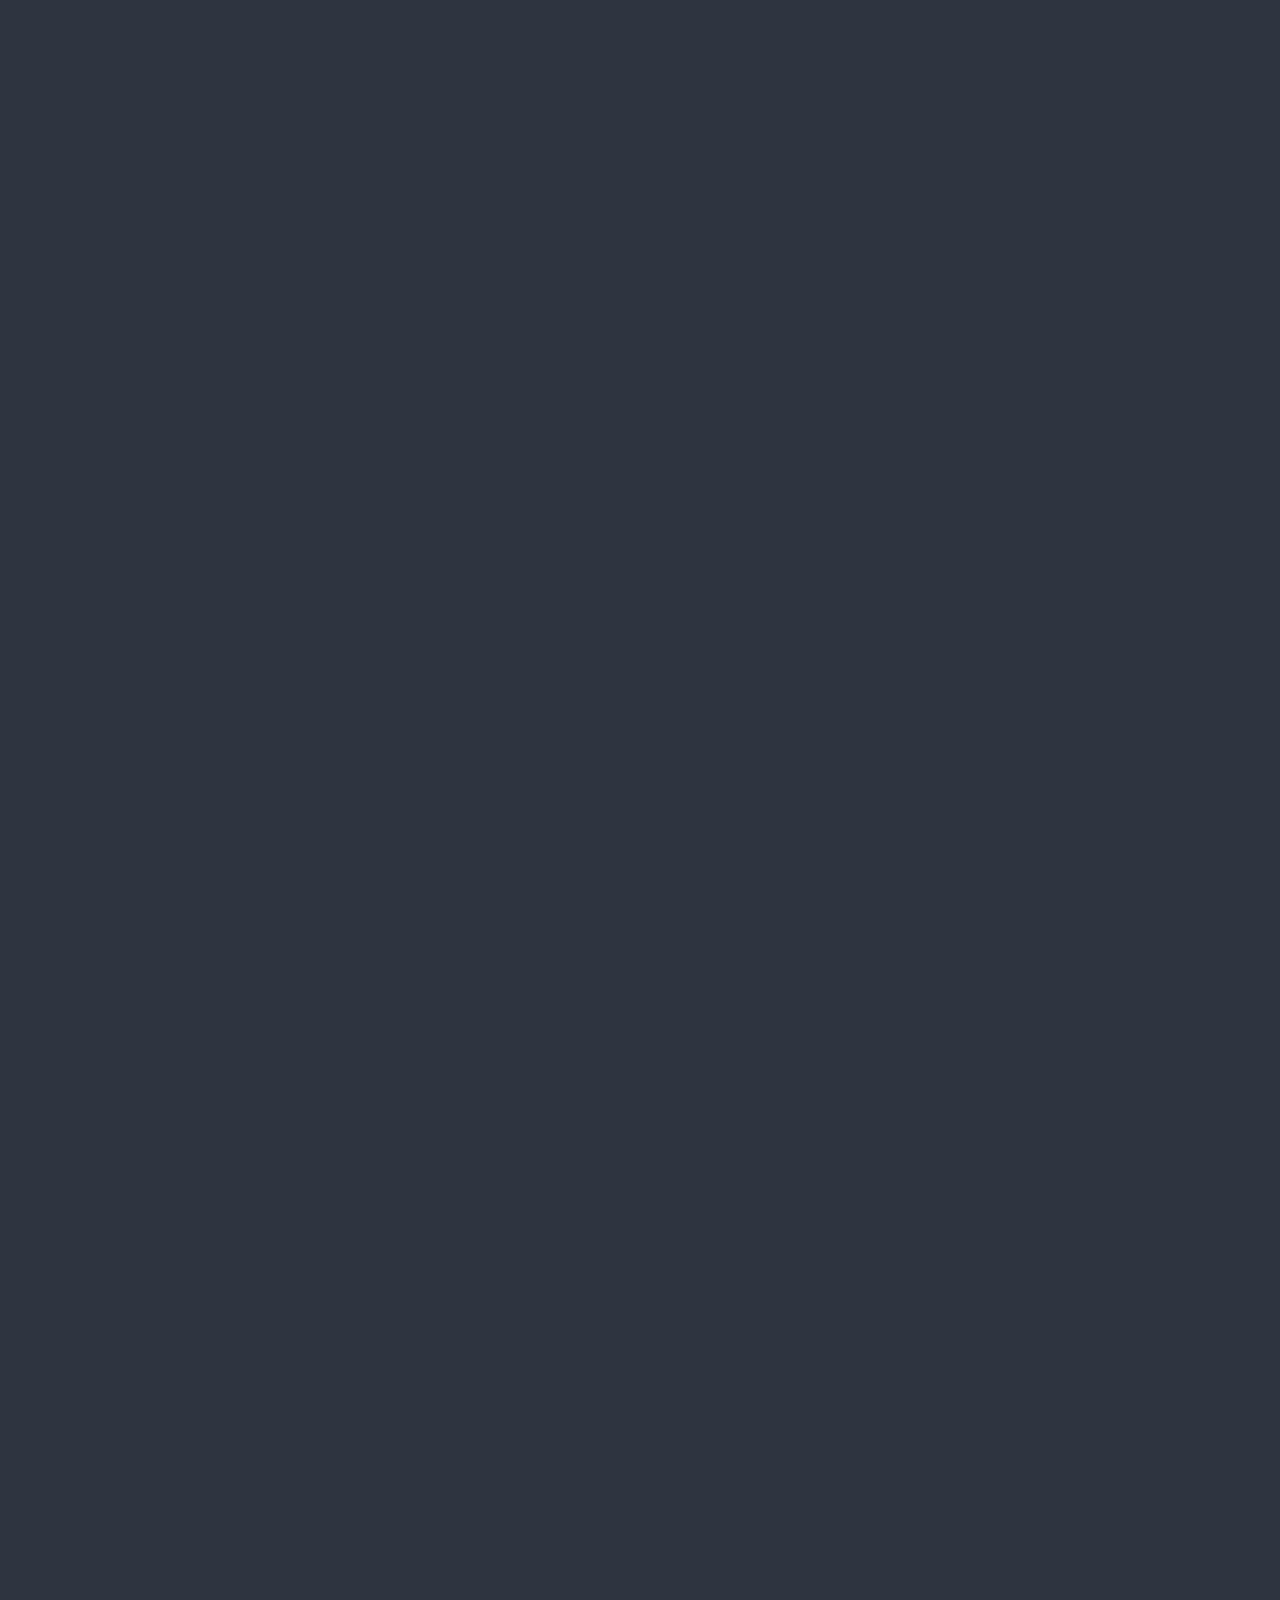
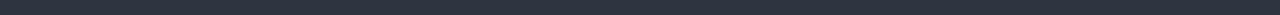
<file: projects.html>
<!DOCTYPE html>
<html lang="en">
  <head>
    <meta charset="UTF-8">
    <meta name="viewport" content="width=device-width, intitial-scale=1.0">
    <meta http-equiv="X-UA-Compatible">
    <title>Projects</title>
    <link rel="stylesheet" type="text/css" href="css/main.css">
  </head>

  <body>
    <div class='content darker'>
      <div class="title">
        <h1>Projects</h1>
        <a href="https://github.com/xa1303?tab=repositories" target="_blank"><img src="icons/github.svg" alt=""></a>
      </div>
      <div class="link">
          <button><a href="index">home</a></button>
          <button><a href="awards">awards</a></button>
          <button class="here"><a href="projects">projects</a></button>
          <button><a href="index#about">about me</a></button>
          <button><a href="journey">my journey</a></button>
      </div>
      <div class="ten"></div>
      <h3><span class="smol">[Javascript] </span>Discordbot: word of the day</h3>
      <p>
        <span class="smol">Usage: <code>.wotd</code></span><br />
        This command gets <code>dictionary.com</code>'s word of the day.
      </p>
      <p>
        <img src="pics/wotd.png" alt="">
      </p>
      <h4>Code:</h4>
      <pre><code>   const needle = require("needle");
    const cheerio = require("cheerio");
    
    module.exports = {
      do: async (msg) => {
        try {
          const request = await needle("get", "https://www.dictionary.com/e/word-of-the-day/");
          const $ = cheerio.load(request.body);
          const wotd = $("html").find("div[data-is-latest-post='true']").find("div.wotd-item-headword__word h1").text();
          const wotdTerm = $("html").find("div[data-is-latest-post='true']").find("div.wotd-item-headword__pos-blocks p:not(:last-child)").text().replace(/\s  +/g, "")
          const wotdMeaning = $("html").find("div[data-is-latest-post='true']").find("div.wotd-item-headword__pos-blocks p:last-child").text();
          msg.channel.createMessage(`word of the day:\n\*\*${wotd}\*\*\n\*${wotdTerm}\*\n${wotdMeaning}`);
        }
        catch(err) {
          msg.channel.createMessage("There was a problem!");
        }
      }
    }
      </code></pre>
      <h3><span class="smol">[Python] </span>Caesar Cipher: encoding and decoding</h3>
      <p>
        <span class="smol">To decode or encode?</span><br />
        This asks whether the user wants to encode or decode a message. The user is prompted with <code>Do you want to encode(e) or decode(d)? </code>
        The user can enter <code>e</code> if he wants to encode a message, or <code>d</code> if he wants to decode a message. Casing doesn't matter.
      </p>
      <pre><code>  while True:    
    choice = input('Do you want to encode(e) or decode(d)? ')
    if choice.lower() == 'e':
      msg = str(input('Message to encode: '))
      print(f'Encoded message: {encode(msg)}')
      break
    elif choice.lower() == 'd':
      msg = str(input('Message to decode: '))
      for key in range(26):
        print(f'Key: {key:&lt;2} Decoded message: {decode(msg, key)}')
      break
      </code></pre>
      <p>
        <span class="smol">To encode</span><br />
        The user enters <code>e</code>. The user is prompted with <code>Key? </code>He can enter any integer. He chooses 16.
        Next he is prompted with <code>Message to encode: </code> and enters <code>Hello world</code>, which is then stored in 
        the <code>msg</code> variable. The <code>encode(msg)</code> function is called.<br />
      </p>
      <pre><code>  $ py Caesar.py
  Do you want to encode(e) or decode(d)? e
  Message to encode: Hello world
  Key? 16
  Encoded message: Xubbe mehbt
      </code></pre>
      <h4>Encode function </h4>
      <pre><code>  def encode(msg):
    encoded = []
    # Checks for invalid key inputs
    while True:
      try:
        key = int(input('key? '))
        key %= 26
        break
      except:
        pass
    for c in msg:
      if c.isupper():
        encoded_c = string.ascii_uppercase.index(c) + key
        if encoded_c > 25:
          encoded_c -= 26
        encoded.append(string.ascii_uppercase[encoded_c])
      elif c.islower():
        encoded_c = string.ascii_lowercase.index(c) + key
        if encoded_c > 25:
          encoded_c -= 26
        encoded.append(string.ascii_lowercase[encoded_c])
      else:
        encoded.append(c)
    return ''.join(encoded)
      </code></pre>
      <p>
        <span class="smol">To decode</span><br />
        The user enters <code>d</code>. The decode(self) method is called. The user is prompted with <code>Message to decode:  </code>. He enters <code>Hello world</code>.
        Next he is prompted with <code>Message to encode: </code> and enters <code>Xubbe mehbt</code>. A list of all possible
        decrypted messages is printed.<br />
      </p>
      <pre><code>  $ py Caesar.py
  Do you want to encode(e) or decode(d)? d
  Message to decode: Xubbe mehbt
  ...
  Key: 14 Decoded message: Jgnnq yqtnf
  Key: 15 Decoded message: Ifmmp xpsme
  Key: 16 Decoded message: Hello world
  Key: 17 Decoded message: Gdkkn vnqkc
  Key: 18 Decoded message: Fcjjm umpjb
  ...
      </code></pre>
      <h4>Decode function:</h4>
      <pre><code>  def decode(msg, key):
    decoded = []
    for c in msg:
      if c.isupper():
        decoded_c = string.ascii_uppercase.index(c) - key
        if decoded_c < 0:
          decoded_c += 26
        decoded.append(string.ascii_uppercase[decoded_c])
      elif c.islower():
        decoded_c = string.ascii_lowercase.index(c) - key
        if decoded_c < 0:
          decoded_c += 26
        decoded.append(string.ascii_lowercase[decoded_c])
      else:
        decoded.append(c)
    return ''.join(decoded)
      </code></pre>
      <h3><span class="smol">[Python] </span>Prime factors</h3>
      <p>
        <span class="smol">Finding prime factors</span><br />
        This programs finds the prime factors of a positive integer.
      </p>
      <pre><code>  def primeFactorsOf(num):
    factors = []
    for n in range(2,num+1):
      isPrime = True
      for i in range(2,n+1):
        if n % i == 0 and n != 2:
          isPrime = False
        while isPrime:
          if num % n == 0:
            factors.append(n)
            num = num//n
          else:
            isPrime = False
    return factors
  print(primeFactorsOf(600))
      </code></pre>
      <h4>Running the program:</h4>
      <pre><code>  $ py Prime_factorise.py
  [2, 2, 2, 3, 5, 5]
      </code></pre>
      <h3><span class="smol">[Python] </span>Number pyramid</h3>
      <p>Gets an integer input <code>x</code> from the user and forms a number pyramid with <code>x</code> as the base.</p>
      <pre><code>  x = int(input('pyramid base: '))
  for n in range(1, x + 1):
    if x < 10:
      print('  '*(x - n) + str(n) + (n - 1)*('   ' + str(n)))
    else:
      if n < 10:
        print('  '*(x - n + 1) + str(n) + (n - 1)*('   ' + str(n)))
      else:
        print('  '*(x - n + 1) + str(n) + (n - 1)*('  ' + str(n)))
      </code></pre>
      <h4>Running the program:</h4>
      <pre><code>  $ py pyramid.py
  pyramid base: 10
                      1
                    2   2
                  3   3   3
                4   4   4   4
              5   5   5   5   5
            6   6   6   6   6   6
          7   7   7   7   7   7   7
        8   8   8   8   8   8   8   8
      9   9   9   9   9   9   9   9   9
    10  10  10  10  10  10  10  10  10  10
      </code></pre>
      <h3><span class="smol">[Python] </span>Rock paper scissors</h3>
      <p>
        <span class="smol">Saisho wa gu! Jan... ken... GUU!</span><br />
        Basically a script that lets you play rock paper scissors against the computer. At first this was 70+ lines with many <code>if else</code> statements...
      </p>
      <pre><code>  import random
  def f1():
    x = input("'r'(rock), 'p'(paper), 's'(scissors): ")
    if x.lower() == 'q':
      exit()
    y = random.choice(['r','p','s'])
    f = str(x + y)
    if f == 'rr' or f == 'pp' or f == 'ss':
      print("DRAW")
    elif f == 'rp' or f == 'ps' or f == 'sr':
      print("LOSE")
    elif f == 'rs' or f == 'sp' or f == 'pr':
      print("WIN")
    f1()                       
  f1()
      </code></pre>
      <h4>Time to play!</h4>
      <pre><code>  $ py rockpaperscissors.py
  'r'(rock), 'p'(paper), 's'(scissors): r
  LOSE
  'r'(rock), 'p'(paper), 's'(scissors): p
  DRAW
  'r'(rock), 'p'(paper), 's'(scissors): s
  WIN
      </code></pre>
      <h3><span class="smol">[Python] </span>Password generator</h3>
      <p>
        <span class="smol">Want a super strong password?</span><br />
        This program generates a password that includes uppercase and lowercase alphabets, digits and symbols.
      </p>
      <pre><code>  import string
  import random
            
  lc = string.ascii_lowercase
  uc = string.ascii_uppercase
  sym = string.punctuation
  no = string.digits
            
  while True:
    try: # checks if input type is int
      i = int(input('Length of password(min 8): '))        
    except:
      continue
    else: 
      if i > 7:
         break
  while True:
    pw = []
    for x in range(i):
      pw.append(random.choice(lc + uc + sym + no))
    if set(pw) & set(uc) != {} and set(pw) & set(lc) != {} and set(pw) & set(sym) != {} and set(pw) & set(no) != {}:
      break
    else:
      False
  print(f"your password is {''.join(pw)}")
      </code></pre>
      <h4>Get a strong password:</h4>
      <pre><code>  $ py Password_generator.py
  Length of password(min 8): 32
  your password is D7xuf6)r}g+ZL93#myz%4T:&!^RH3B>: 
      </code></pre>
    </div>
  </body>
</html>
</file>
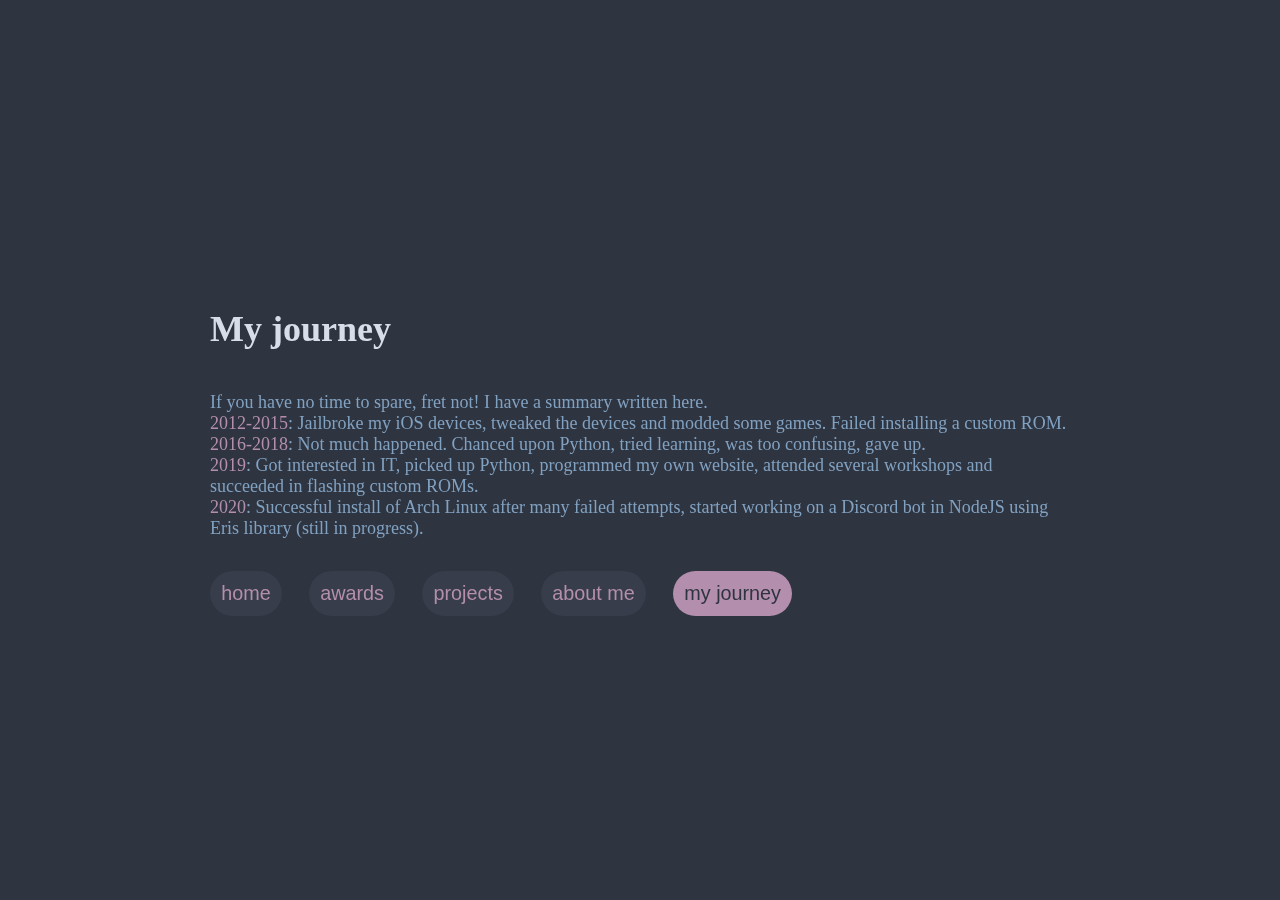
<file: story.html>
<!DOCTYPE html>
<html lang="en">
  <head>
    <meta charset="UTF-8">
    <meta name="viewport" content="width=device-width, intitial-scale=1.0">
    <meta http-equiv="X-UA-Compatible">
    <title>My journey</title>
    <link rel="stylesheet" type="text/css" href="css/main.css">
  </head>

  <body class="dark">
    <div class="main-wrapper">
      <div class="parallax-wrapper-back">
        <div class="full darker"></div>
        <div class="ten darker"></div>
        <div class="full"></div>
        <div class="full"></div>  
        <div class="full"></div>
      </div>
      
      <div class="parallax-wrapper-front">
        <div class="full"></div>
        <div class="ten"></div>
        <div class="ten"></div>
        <div class="ten"></div>
        <div class="full dark">
          <div class="content">
            <h3>Primary School</h3>
            <h5>2012-2015<br /><span class="smol">early days</span></h5>
            <p>
              In primary school, I used to play games on my iPad, which had long waiting times for items, and it was boring to wait. 
              I browsed the internet for ways to overcome this problem and found out about Jailbreaking. 
              At the time, I did not understand much but following tutorials got the job done. I found joy in "hacking"
              the games as I could get all the in-game items I wanted. I also modded some games with the help of online tutorials. I
              published a YouTube video on how to do it as well, and garnered over 70,000 views on that single video.
              Around 2012-2013, iPhones were still running iOS 6 and the user
              interface was getting old. iOS 7 was to come out with a new flat theme, which modernized the design. I could not wait as the
              design was so appealing. Hence, I searched for ways to change the theme and got the flat design before everyone else and it made 
              me proud. In 2013, I tried installing a custom ROM on an unused Samsung Galaxy S3. I followed tutorials but
              forgot to flash GApps, which resulted in the phone being unusable. I could have fixed the problem if I had a laptop and knew how to
              use ADB, but I didn't. A few years later, in 2019, I started flashing custom ROMs again, with more knowledge and a laptop.
              This was about all I did in primary school that was related to IT.
            </p>
            <h3>Secondary School</h3>
            <h5>2016-2018<br /><span class="smol">introduction to coding</span></h5>
              <p>
                In secondary school, I was in the Boys' Brigade and we never did anything related to IT in the CCA. In 2017, I was in my second year and
                our school had a learning programme where we were taught to program an Arduino Uno to display a message and blink the LED at different 
                intervals. However, I did not learn much as they did not teach us to code and merely told us to copy from the powerpoint slides. 
                At the end of 2018, I came across the Python programming language on YouTube and tried learning it, but was too confused and gave up.
              </p>
            <h5>Jan-May 2019<br /><span class="smol">continued coding</span></h5>
            <p>
              In 2019, my final year of seconday school, our school brought us to Ngee Ann Polytechnic's open house. Many of my classmates were having fun, and I did enjoy
              my time there, but I was also seriously looking for courses that I would be interested in (Context: up until this point I was only considering
              JC as I had no clue what course to pursue after graduation). I talked to some lecturers and the IT course caught my interest. A few months later,
              in April, I started picking up where I left off for Python, more determined this time. During this period, I was quite obsessed with coding and
              it was quite evident as I was writing code using pen and paper during lessons, when I had the time. My first "official" program was a basic graphing
              tool for quadratic equations and took me an entire night to make. My father offered to buy me a laptop as he saw my passion for programming which I am grateful
              for as the laptops at home weren't working.
            </p>
            <h5>June 2019<br /><span class="smol">website and workshops</span></h5>
            <p>
              In June I started learning HTML and CSS to build my portfolio website for the EAE. It took me many hours to make and was frustrating at times
              because some of the code just couldn't work! It was up and working, eventually. The website you're on now is the much better version.
            </p>
            <p>
              I attended two workshops hosted by Nanyang Polytechnic
              together with my friend in the second week of June. We learnt to use Android Studio to create an android app with minimal functionality (it had a single button which made
              some noise when clicked) as well as programming a Micro:bit in Python, which was a much better experience than "coding" the Arduino Uno back in 2017.
              It could play music, and I programmed it to play a song (which I sadly didn't record). 
            </p>
            <p>
              I also attended the Youth Cyber Exploration Programme with two other friends at Ngee Ann Polytechnic. During this four-day bootcamp, we were taught Python basics, some types 
              ofen cryption and using hacking tools in Kali Linux. There was a jeopardy-style capture-the-flag which I found fun, even though we didn't understand much. Later, we went for
              a central capture-the-flag where students who attended the same workshop hosted by the different polytechnics were selected to join. It was held at Cisco Systems Singapore. It
              was an enriching experience working with people from other schools whom I've never met before.
            </p>
            <h5>June-Nov 2019<br /><span class="smol">custom ROMs</span></h5>
            <p>
              Around this time, I started trying out custom ROMs on my Motorola Moto Z Play so that I could customise it to my liking and increase its day-to-day battery life. I also learnt
              how to install the Google Camera application, known as the best camera app on Android, but wasn't available on the Play Store for non-Pixel devices. IT made the photographs I took 
              look much better and even had a night mode which the default Moto camera didn't have.
              It was quite fun for me. There were times where I messed up (deleted the system image, which made it unbootable and I had to flash the image from my laptop via ADB) and was
              very stressed, but everything turned out well in the end. I learnt a lot about my phone and tried out many ROMs. My favourites are AOSP (stock android), AOSP Extended (stock +
              many features) and Pixel Experience (Google Pixel firmware basically, with added features). I use a Google Pixel 2XL now since the Moto Z Play broke :( but am not using any 
              custom ROMs since it would break online banking functionality. 
            </p>
            <h5>Apr 2020<br /><span class="smol">linux and JS</span></h5>
            <p>
              In this month, I tried installing Arch Linux on my laptop alongside Windows 10. I had learnt about Linux in June 2019 during the workshops I attended. I heard about Arch Linux in
              December 2019 but failed countless times trying to install it. I resumed later in April 2020, where I finally succeeded. I learnt a lot about my laptop, including the different partitions,
              how there is a system partition for the user and a boot partition for the boot manager where I installed GRUB2 (a bootloader that can chainload Window's boot manager) on and partitioning my laptop's SSD.
              I also learnt much more about Linux, how 'everything is a file' and basic commandline tools.
              I learnt how to build packages from git repositories on Arch Linux, which is done by using <code>git clone</code> and <code>makepkg</code>. 
              Twice, I accidentally deleted the entire Windows boot directory and had to boot into Windows installation media to fix it.
              It was distressing because I could not boot into Windows at all. 
              I was so used to the linux command line then I am now using Git bash as my default shell in Windows Terminal.
            </p>
            <p>
              In this month, I also delved into the world of Javascript and used NodeJS to create my very own Discord bot using the Eris library. I learnt about callbacks, promises and async await.
              These tools are used since Javascript is a single-threaded programming language. Since there are many commands which may be added to the Discord bot, I learnt to modularise the project
              by creating a folder for the command files, and exported them using <code>module.exports</code>. The main file would import these files and on the event of a message in the channel, would
              check if it was a valid command. If it was, it would execute the command's function. I created a command, <code>.wotd</code> which grabs the word of the day from <code>dictionary.com</code>
              and sends it to the text channel where the command was used. I learnt about HTTP requests and web-scraping during the process.
            </p>
          </div>
        </div>
      </div>
        
      <div class="content-wrapper">
        <div class="full content">
          <h1>My journey</h1>
          <p>
            If you have no time to spare, fret not! I have a summary written here.<br />
            <span class="smol">2012-2015</span>: Jailbroke my iOS devices, tweaked the devices and modded some games. Failed installing a custom ROM.<br />
            <span class="smol">2016-2018</span>: Not much happened. Chanced upon Python, tried learning, was too confusing, gave up.<br />
            <span class="smol">2019</span>: Got interested in IT, picked up Python, programmed my own website, attended several workshops and succeeded in flashing custom ROMs.<br />
            <span class="smol">2020</span>: Successful install of Arch Linux after many failed attempts, started working on a Discord bot in NodeJS using Eris library (still in progress).
          </p>
          <div class="link">
            <button><a href="index">home</a></button>
            <button><a href="awards">awards</a></button>
            <button><a href="projects">projects</a></button>
            <button><a href="index#about">about me</a></button>
            <button class="here"><a href="journey">my journey</a></button>
          </div>
        </div>
      </div>
    </div>
  </body>
</html>
</file>
<file: css/main.css>
html, body {
  font-family: "Century Gothic";
  color: #81a1c1;
  background-color: #2e3440;
  text-align: left;
  height: 100vh;
  padding: 0;
  margin: 0 auto;
  font-size: large;
  font-weight: 500;
  overflow-x: hidden;
  scroll-behavior: smooth;
}
p, h1, h2, h3, h4, h5, h6, ul, li, .link { 
    padding: 0 20px;
  }
::-webkit-scrollbar {
  height: 10px;              /* height of horizontal scrollbar ← You're missing this */
  width: 10px;               /* width of vertical scrollbar */
}
::-webkit-scrollbar-track {
  background-color: #373d4a;       /* color of the tracking area */
}
::-webkit-scrollbar-thumb {
  background-color: #b48ead;    /* color of the scroll thumb */
}
#about {
  scroll-behavior: smooth;
}
h1 {
  color: #d8dee9;
}
h3 {
  color: #a3be8c;
}
h5 {
  color: #88c0d0;
}
.smol {
  color: #b48ead;
}
.a {
  color: #ebcb8b;
  text-decoration: #ebcb8b dotted;
}
.dark {
  background-color: #373d4a;
}
.darker {
  background-color: #2e3440;
}
a {
  text-decoration: none;
  color: #b48ead;
}
ul {
  list-style-type: none;
  padding: 0;
  width: 100%;
}

.awards, pre {
  overflow: auto;
}
code {
  color: #d8dee9;
}
pre {
  text-align: left;
  background-color: #21252E;
  padding: 16px 0 0 0;
  border-radius: 10px;
  -webkit-border-radius: 10px;
  height: auto;
}
.code::-webkit-scrollbar-track { background-color: #21252E; }
.code::-webkit-scrollbar-thumb { background-color: #81a1c1;}
.code::-webkit-scrollbar, pre::-webkit-scrollbar-thumb, pre::-webkit-scrollbar-track {
  border-radius: 10px;
}
.awards, .title {
  display: flex;
  flex-direction: row;
  width: 100vw;
} 
img {
  max-height: 100vh;
  max-width: 100vw;
}
.title a {
  margin: auto 0;
  overflow-x: hidden;
}
.link {
  align-items: left;
  display: flex;
  flex-wrap: wrap;
}
button:hover, button:hover a {
  cursor: pointer;
  background-color: #b48ead;
  color: #2e3440;
}
button a {
  font-size: 2.2vh;
}
button {
  border: none;
  background-color: #373d4a;
  padding: 1.25vh;
  margin: 1.5vh 3vh 0 0;
  border-radius: 4vh;
  text-align: center;
}
.here, .here a {
  background-color: #b48ead;
  color: #2e3440;
}

.main-wrapper {
  position: relative;
  perspective: 1px;
  height: 100vh;
  margin: 0 auto;
  padding: 0;
  overflow-x: hidden;
}
.parallax-wrapper-back, .parallax-wrapper-front, .content-wrapper {
  position: absolute;
  top: 0;
  bottom: 0;
  left: 0;
  right: 0;
  height: 100vh;
}
.parallax-wrapper-back, .content-wrapper {
  transform: translate3d(0, 0, -0.5px) scale(1.5);
}
.content, .quart {
  display: flex;
  flex-direction: column;
  justify-content: center;
  margin: 0 auto;
  padding: 0 5px;
  max-width: 900px;
}
.content {
  min-height: 600px;
}
.full {
  height: 100vh;
  min-height: 600px;
}
.half {
  height: 50vh;
  min-height: 300px;
}
.quart {
  height: 25vh;
  min-height: 150px;
}
.ten {
  height: 10vh;
  min-height: 60px;
}
</file>
